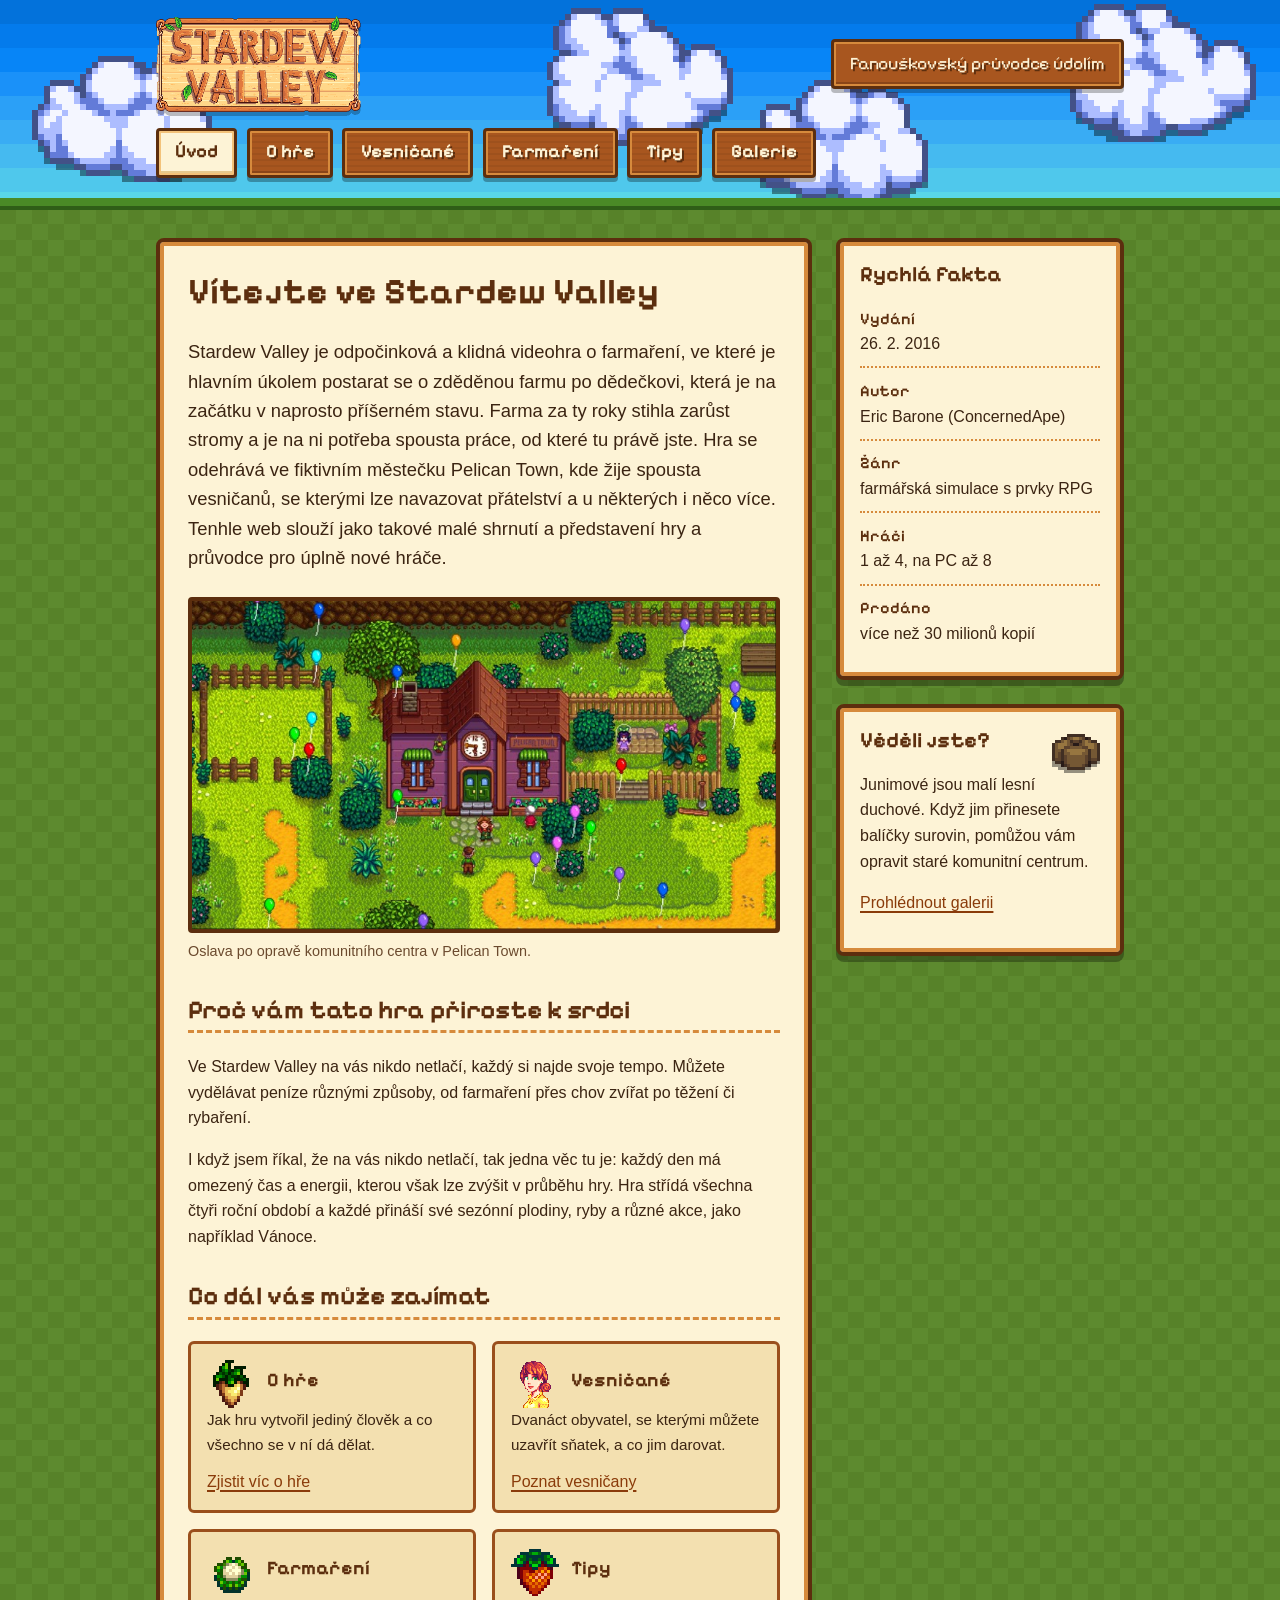
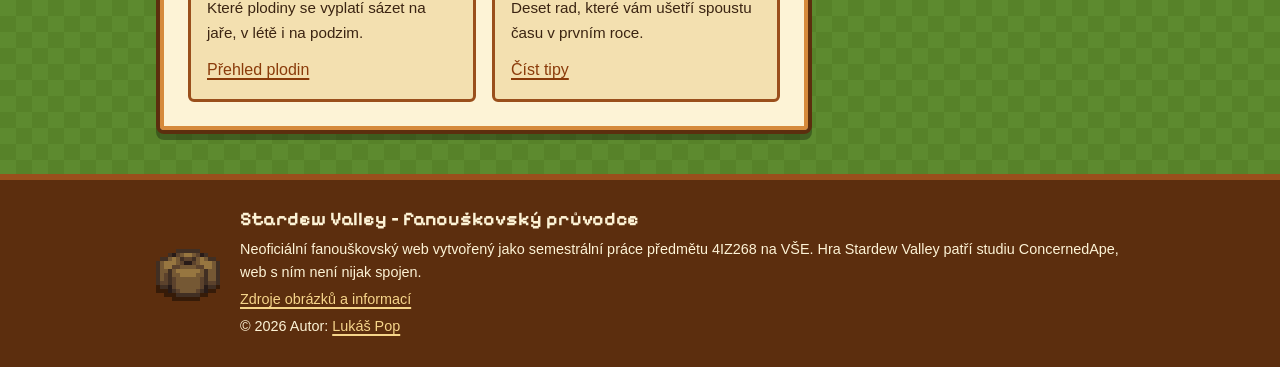
<file: index.html>
<!DOCTYPE html>
<html lang="cs">
<head>
    <meta charset="utf-8">
    <meta name="viewport" content="width=device-width, initial-scale=1">
    <meta name="description" content="Neoficiální průvodce hrou Stardew Valley pro začínající farmáře: o hře, vesničané, plodiny podle ročních období a tipy.">
    <meta name="keywords" content="Stardew Valley, průvodce, farmaření, vesničané, tipy">
    <meta name="author" content="Lukáš Pop">
    <title>Úvod | Stardew Valley – fanouškovský průvodce</title>
    <link rel="icon" href="images/ui/favicon.png" type="image/png">
    <link rel="preconnect" href="https://fonts.googleapis.com">
    <link rel="preconnect" href="https://fonts.gstatic.com" crossorigin>
    <link rel="stylesheet" href="https://fonts.googleapis.com/css2?family=Pixelify+Sans:wght@400;600;700&amp;display=swap">
    <link rel="stylesheet" href="css/globals.css">
    <link rel="stylesheet" href="css/pages/index.css">
    <link rel="stylesheet" href="css/print.css" media="print">
</head>
<body>
    <a class="skip-link" href="#obsah">Přeskočit na obsah</a>

    <!-- ===== Komponenta: hlavička (stejná na všech stránkách) ===== -->
    <header class="header">
        <div class="page header__inner">
            <a class="header__logo-link" href="./">
                <img class="header__logo" src="images/ui/logo.png" width="399" height="187" alt="Stardew Valley – fanouškovský průvodce">
            </a>
            <p class="header__tagline">Fanouškovský průvodce údolím</p>
        </div>
        <!-- ===== Komponenta: hlavní navigace (mění se jen aktivní položka) ===== -->
        <nav class="nav" aria-label="Hlavní navigace">
            <ul class="page nav__list">
                <li><a class="nav__link nav__link--active" href="./" aria-current="page">Úvod</a></li>
                <li><a class="nav__link" href="o-hre.html">O hře</a></li>
                <li><a class="nav__link" href="vesnicane.html">Vesničané</a></li>
                <li><a class="nav__link" href="farmareni.html">Farmaření</a></li>
                <li><a class="nav__link" href="tipy.html">Tipy</a></li>
                <li><a class="nav__link" href="galerie.html">Galerie</a></li>
            </ul>
        </nav>
    </header>
    <!-- ===== Konec hlavičky ===== -->

    <div class="page layout">
        <main class="layout__main panel" id="obsah">
            <h1>Vítejte ve Stardew Valley</h1>

            <p class="lead">
                Stardew Valley je odpočinková a klidná videohra o farmaření, ve které je hlavním
                úkolem postarat se o zděděnou farmu po dědečkovi, která je na začátku v naprosto
                příšerném stavu. Farma za ty roky stihla zarůst stromy a je na ni potřeba spousta
                práce, od které tu právě jste. Hra se odehrává ve fiktivním městečku Pelican Town,
                kde žije spousta vesničanů, se kterými lze navazovat přátelství a u některých
                i něco více. Tenhle web slouží jako takové malé shrnutí a představení hry
                a průvodce pro úplně nové hráče.
            </p>

            <figure class="figure">
                <img class="figure__img" src="images/galerie/komunitni-centrum.jpg" width="800" height="450" alt="Hráč slaví před opraveným komunitním centrem v Pelican Town, kolem létají barevné balónky">
                <figcaption class="figure__caption">Oslava po opravě komunitního centra v Pelican Town.</figcaption>
            </figure>

            <section>
                <h2>Proč vám tato hra přiroste k srdci</h2>
                <p>
                    Ve Stardew Valley na vás nikdo netlačí, každý si najde svoje tempo. Můžete
                    vydělávat peníze různými způsoby, od farmaření přes chov zvířat po těžení
                    či rybaření.
                </p>
                <p>
                    I když jsem říkal, že na vás nikdo netlačí, tak jedna věc tu je: každý den
                    má omezený čas a energii, kterou však lze zvýšit v průběhu hry. Hra střídá
                    všechna čtyři roční období a každé přináší své sezónní plodiny, ryby a různé
                    akce, jako například Vánoce.
                </p>
            </section>

            <section>
                <h2>Co dál vás může zajímat</h2>
                <ul class="cards">
                    <li class="card">
                        <img class="card__icon pixelated" src="images/plodiny/pastinak.png" width="48" height="48" alt="Ikona pastináku">
                        <h3 class="card__title">O hře</h3>
                        <p class="card__text">Jak hru vytvořil jediný člověk a co všechno se v ní dá dělat.</p>
                        <a class="card__link" href="o-hre.html">Zjistit víc o hře</a>
                    </li>
                    <li class="card">
                        <img class="card__icon pixelated" src="images/vesnicane/penny.png" width="128" height="128" alt="Portrét Penny">
                        <h3 class="card__title">Vesničané</h3>
                        <p class="card__text">Dvanáct obyvatel, se kterými můžete uzavřít sňatek, a co jim darovat.</p>
                        <a class="card__link" href="vesnicane.html">Poznat vesničany</a>
                    </li>
                    <li class="card">
                        <img class="card__icon pixelated" src="images/plodiny/kvetak.png" width="48" height="48" alt="Ikona květáku">
                        <h3 class="card__title">Farmaření</h3>
                        <p class="card__text">Které plodiny se vyplatí sázet na jaře, v létě i na podzim.</p>
                        <a class="card__link" href="farmareni.html">Přehled plodin</a>
                    </li>
                    <li class="card">
                        <img class="card__icon pixelated" src="images/plodiny/jahoda.png" width="48" height="48" alt="Ikona jahody">
                        <h3 class="card__title">Tipy</h3>
                        <p class="card__text">Deset rad, které vám ušetří spoustu času v prvním roce.</p>
                        <a class="card__link" href="tipy.html">Číst tipy</a>
                    </li>
                </ul>
            </section>
        </main>

        <aside class="layout__aside">
            <section class="panel panel--side">
                <h2 class="panel__title">Rychlá fakta</h2>
                <dl class="facts">
                    <dt class="facts__term">Vydání</dt>
                    <dd class="facts__value"><time datetime="2016-02-26">26. 2. 2016</time></dd>

                    <dt class="facts__term">Autor</dt>
                    <dd class="facts__value">Eric Barone (ConcernedApe)</dd>

                    <dt class="facts__term">Žánr</dt>
                    <dd class="facts__value">farmářská simulace s prvky RPG</dd>

                    <dt class="facts__term">Hráči</dt>
                    <dd class="facts__value">1 až 4, na PC až 8</dd>

                    <dt class="facts__term">Prodáno</dt>
                    <dd class="facts__value">více než 30 milionů kopií</dd>
                </dl>
            </section>

            <section class="panel panel--side">
                <img class="panel__icon pixelated" src="images/ui/junimo.png" width="96" height="96" alt="Junimo, malý zelený lesní duch">
                <h2 class="panel__title">Věděli jste?</h2>
                <p>
                    Junimové jsou malí lesní duchové. Když jim přinesete balíčky surovin,
                    pomůžou vám opravit staré komunitní centrum.
                </p>
                <p><a href="galerie.html">Prohlédnout galerii</a></p>
            </section>
        </aside>
    </div>

    <!-- ===== Komponenta: patička (stejná na všech stránkách) ===== -->
    <footer class="footer">
        <div class="page footer__inner">
            <img class="footer__icon pixelated" src="images/ui/junimo.png" width="96" height="96" alt="Junimo">
            <div>
                <p class="footer__title">Stardew Valley – fanouškovský průvodce</p>
                <p class="footer__text">Neoficiální fanouškovský web vytvořený jako semestrální práce předmětu 4IZ268 na VŠE. Hra Stardew Valley patří studiu ConcernedApe, web s ním není nijak spojen.</p>
                <p class="footer__text"><a class="footer__link" href="zdroje.html">Zdroje obrázků a informací</a></p>
                <p class="footer__text">&copy; 2026 Autor: <a class="footer__link" href="https://lukaspop.com/">Lukáš Pop</a></p>
            </div>
        </div>
    </footer>
</body>
</html>
</file>
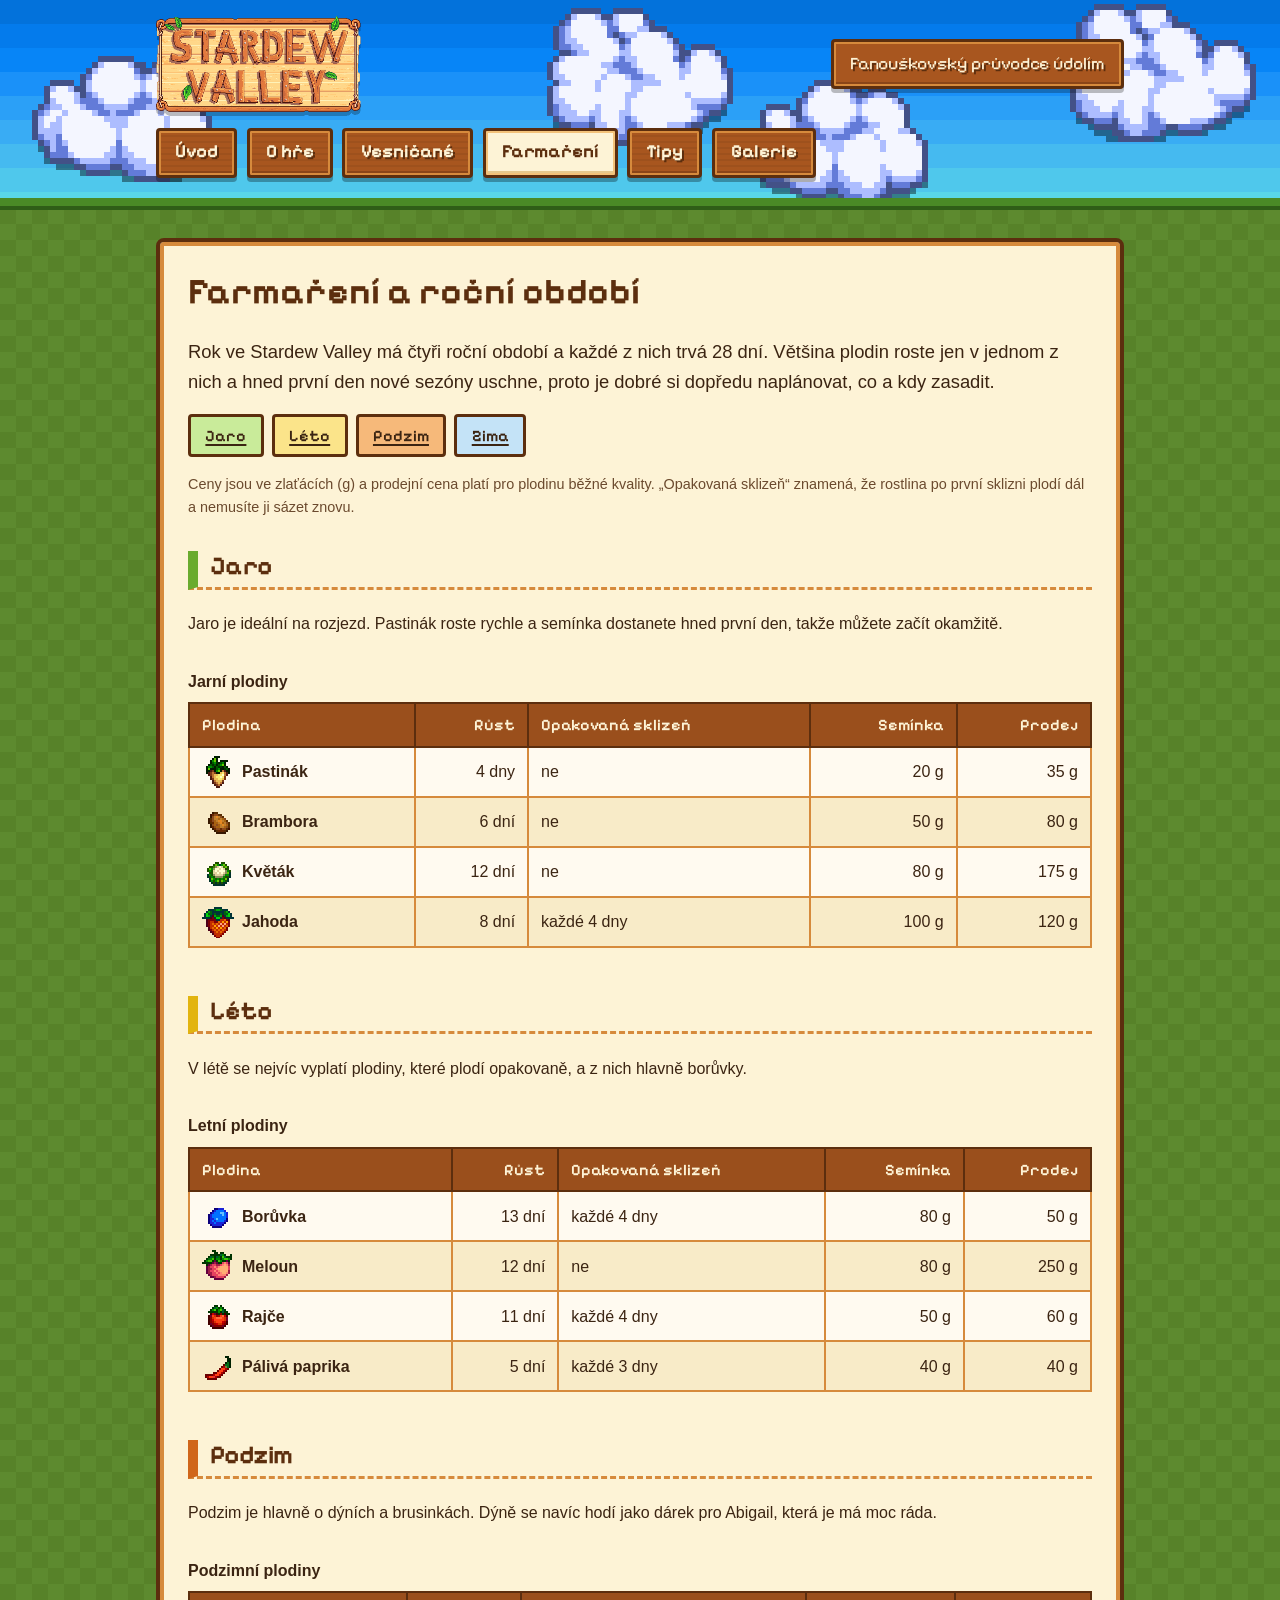
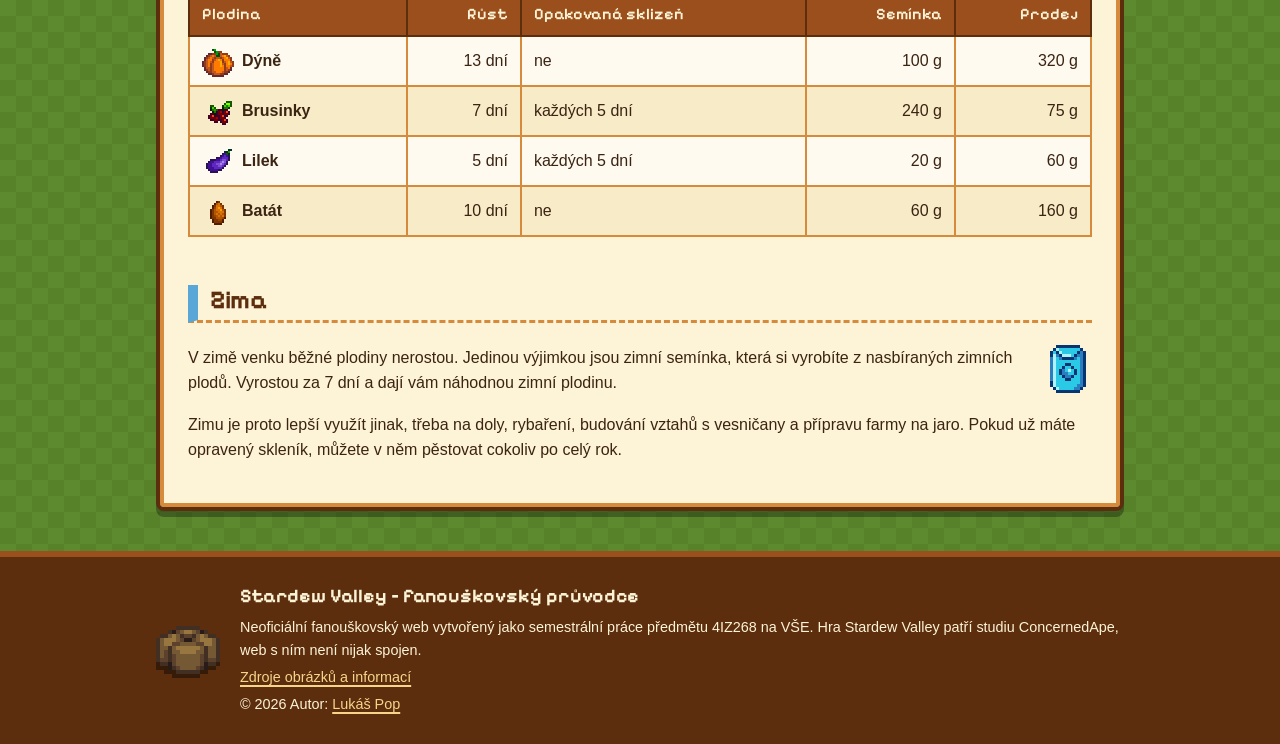
<file: farmareni.html>
<!DOCTYPE html>
<html lang="cs">
<head>
    <meta charset="utf-8">
    <meta name="viewport" content="width=device-width, initial-scale=1">
    <meta name="description" content="Přehled plodin ve Stardew Valley podle ročních období: doba růstu, opakovaná sklizeň, cena semínek a prodejní cena.">
    <meta name="keywords" content="Stardew Valley, plodiny, farmaření, jaro, léto, podzim, zima">
    <meta name="author" content="Lukáš Pop">
    <title>Farmaření | Stardew Valley – fanouškovský průvodce</title>
    <link rel="icon" href="images/ui/favicon.png" type="image/png">
    <link rel="preconnect" href="https://fonts.googleapis.com">
    <link rel="preconnect" href="https://fonts.gstatic.com" crossorigin>
    <link rel="stylesheet" href="https://fonts.googleapis.com/css2?family=Pixelify+Sans:wght@400;600;700&amp;display=swap">
    <link rel="stylesheet" href="css/globals.css">
    <link rel="stylesheet" href="css/pages/farmareni.css">
    <link rel="stylesheet" href="css/print.css" media="print">
</head>
<body>
    <a class="skip-link" href="#obsah">Přeskočit na obsah</a>

    <!-- ===== Komponenta: hlavička (stejná na všech stránkách) ===== -->
    <header class="header">
        <div class="page header__inner">
            <a class="header__logo-link" href="./">
                <img class="header__logo" src="images/ui/logo.png" width="399" height="187" alt="Stardew Valley – fanouškovský průvodce">
            </a>
            <p class="header__tagline">Fanouškovský průvodce údolím</p>
        </div>
        <!-- ===== Komponenta: hlavní navigace (mění se jen aktivní položka) ===== -->
        <nav class="nav" aria-label="Hlavní navigace">
            <ul class="page nav__list">
                <li><a class="nav__link" href="./">Úvod</a></li>
                <li><a class="nav__link" href="o-hre.html">O hře</a></li>
                <li><a class="nav__link" href="vesnicane.html">Vesničané</a></li>
                <li><a class="nav__link nav__link--active" href="farmareni.html" aria-current="page">Farmaření</a></li>
                <li><a class="nav__link" href="tipy.html">Tipy</a></li>
                <li><a class="nav__link" href="galerie.html">Galerie</a></li>
            </ul>
        </nav>
    </header>
    <!-- ===== Konec hlavičky ===== -->

    <div class="page layout">
        <main class="layout__main panel" id="obsah">
            <h1>Farmaření a roční období</h1>

            <p class="lead">
                Rok ve Stardew Valley má čtyři roční období a každé z nich trvá 28 dní.
                Většina plodin roste jen v jednom z nich a hned první den nové sezóny
                uschne, proto je dobré si dopředu naplánovat, co a kdy zasadit.
            </p>

            <ul class="season-nav">
                <li><a class="season-nav__link season-nav__link--spring" href="#jaro">Jaro</a></li>
                <li><a class="season-nav__link season-nav__link--summer" href="#leto">Léto</a></li>
                <li><a class="season-nav__link season-nav__link--fall" href="#podzim">Podzim</a></li>
                <li><a class="season-nav__link season-nav__link--winter" href="#zima">Zima</a></li>
            </ul>

            <p class="note">
                Ceny jsou ve zlaťácích (g) a prodejní cena platí pro plodinu běžné kvality.
                „Opakovaná sklizeň“ znamená, že rostlina po první sklizni plodí dál
                a nemusíte ji sázet znovu.
            </p>

            <section class="season" id="jaro">
                <h2 class="season__title season__title--spring">Jaro</h2>
                <p>Jaro je ideální na rozjezd. Pastinák roste rychle a semínka dostanete hned první den, takže můžete začít okamžitě.</p>
                <div class="table-wrap">
                    <table class="table table--stack">
                        <caption class="table__caption">Jarní plodiny</caption>
                        <thead>
                            <tr>
                                <th scope="col">Plodina</th>
                                <th scope="col" class="table__num">Růst</th>
                                <th scope="col">Opakovaná sklizeň</th>
                                <th scope="col" class="table__num">Semínka</th>
                                <th scope="col" class="table__num">Prodej</th>
                            </tr>
                        </thead>
                        <tbody>
                            <tr>
                                <th scope="row"><span class="table__crop"><img class="table__icon pixelated" src="images/plodiny/pastinak.png" width="48" height="48" alt="Ikona pastináku"> Pastinák</span></th>
                                <td class="table__num" data-label="Růst">4 dny</td>
                                <td data-label="Opakovaná sklizeň">ne</td>
                                <td class="table__num" data-label="Semínka">20 g</td>
                                <td class="table__num" data-label="Prodej">35 g</td>
                            </tr>
                            <tr>
                                <th scope="row"><span class="table__crop"><img class="table__icon pixelated" src="images/plodiny/brambora.png" width="48" height="48" alt="Ikona brambory"> Brambora</span></th>
                                <td class="table__num" data-label="Růst">6 dní</td>
                                <td data-label="Opakovaná sklizeň">ne</td>
                                <td class="table__num" data-label="Semínka">50 g</td>
                                <td class="table__num" data-label="Prodej">80 g</td>
                            </tr>
                            <tr>
                                <th scope="row"><span class="table__crop"><img class="table__icon pixelated" src="images/plodiny/kvetak.png" width="48" height="48" alt="Ikona květáku"> Květák</span></th>
                                <td class="table__num" data-label="Růst">12 dní</td>
                                <td data-label="Opakovaná sklizeň">ne</td>
                                <td class="table__num" data-label="Semínka">80 g</td>
                                <td class="table__num" data-label="Prodej">175 g</td>
                            </tr>
                            <tr>
                                <th scope="row"><span class="table__crop"><img class="table__icon pixelated" src="images/plodiny/jahoda.png" width="48" height="48" alt="Ikona jahody"> Jahoda</span></th>
                                <td class="table__num" data-label="Růst">8 dní</td>
                                <td data-label="Opakovaná sklizeň">každé 4 dny</td>
                                <td class="table__num" data-label="Semínka">100 g</td>
                                <td class="table__num" data-label="Prodej">120 g</td>
                            </tr>
                        </tbody>
                    </table>
                </div>
            </section>

            <section class="season" id="leto">
                <h2 class="season__title season__title--summer">Léto</h2>
                <p>V létě se nejvíc vyplatí plodiny, které plodí opakovaně, a z nich hlavně borůvky.</p>
                <div class="table-wrap">
                    <table class="table table--stack">
                        <caption class="table__caption">Letní plodiny</caption>
                        <thead>
                            <tr>
                                <th scope="col">Plodina</th>
                                <th scope="col" class="table__num">Růst</th>
                                <th scope="col">Opakovaná sklizeň</th>
                                <th scope="col" class="table__num">Semínka</th>
                                <th scope="col" class="table__num">Prodej</th>
                            </tr>
                        </thead>
                        <tbody>
                            <tr>
                                <th scope="row"><span class="table__crop"><img class="table__icon pixelated" src="images/plodiny/boruvka.png" width="48" height="48" alt="Ikona borůvky"> Borůvka</span></th>
                                <td class="table__num" data-label="Růst">13 dní</td>
                                <td data-label="Opakovaná sklizeň">každé 4 dny</td>
                                <td class="table__num" data-label="Semínka">80 g</td>
                                <td class="table__num" data-label="Prodej">50 g</td>
                            </tr>
                            <tr>
                                <th scope="row"><span class="table__crop"><img class="table__icon pixelated" src="images/plodiny/meloun.png" width="48" height="48" alt="Ikona melounu"> Meloun</span></th>
                                <td class="table__num" data-label="Růst">12 dní</td>
                                <td data-label="Opakovaná sklizeň">ne</td>
                                <td class="table__num" data-label="Semínka">80 g</td>
                                <td class="table__num" data-label="Prodej">250 g</td>
                            </tr>
                            <tr>
                                <th scope="row"><span class="table__crop"><img class="table__icon pixelated" src="images/plodiny/rajce.png" width="48" height="48" alt="Ikona rajčete"> Rajče</span></th>
                                <td class="table__num" data-label="Růst">11 dní</td>
                                <td data-label="Opakovaná sklizeň">každé 4 dny</td>
                                <td class="table__num" data-label="Semínka">50 g</td>
                                <td class="table__num" data-label="Prodej">60 g</td>
                            </tr>
                            <tr>
                                <th scope="row"><span class="table__crop"><img class="table__icon pixelated" src="images/plodiny/paprika.png" width="48" height="48" alt="Ikona pálivé papriky"> Pálivá paprika</span></th>
                                <td class="table__num" data-label="Růst">5 dní</td>
                                <td data-label="Opakovaná sklizeň">každé 3 dny</td>
                                <td class="table__num" data-label="Semínka">40 g</td>
                                <td class="table__num" data-label="Prodej">40 g</td>
                            </tr>
                        </tbody>
                    </table>
                </div>
            </section>

            <section class="season" id="podzim">
                <h2 class="season__title season__title--fall">Podzim</h2>
                <p>Podzim je hlavně o dýních a brusinkách. Dýně se navíc hodí jako dárek pro Abigail, která je má moc ráda.</p>
                <div class="table-wrap">
                    <table class="table table--stack">
                        <caption class="table__caption">Podzimní plodiny</caption>
                        <thead>
                            <tr>
                                <th scope="col">Plodina</th>
                                <th scope="col" class="table__num">Růst</th>
                                <th scope="col">Opakovaná sklizeň</th>
                                <th scope="col" class="table__num">Semínka</th>
                                <th scope="col" class="table__num">Prodej</th>
                            </tr>
                        </thead>
                        <tbody>
                            <tr>
                                <th scope="row"><span class="table__crop"><img class="table__icon pixelated" src="images/plodiny/dyne.png" width="48" height="48" alt="Ikona dýně"> Dýně</span></th>
                                <td class="table__num" data-label="Růst">13 dní</td>
                                <td data-label="Opakovaná sklizeň">ne</td>
                                <td class="table__num" data-label="Semínka">100 g</td>
                                <td class="table__num" data-label="Prodej">320 g</td>
                            </tr>
                            <tr>
                                <th scope="row"><span class="table__crop"><img class="table__icon pixelated" src="images/plodiny/brusinky.png" width="48" height="48" alt="Ikona brusinek"> Brusinky</span></th>
                                <td class="table__num" data-label="Růst">7 dní</td>
                                <td data-label="Opakovaná sklizeň">každých 5 dní</td>
                                <td class="table__num" data-label="Semínka">240 g</td>
                                <td class="table__num" data-label="Prodej">75 g</td>
                            </tr>
                            <tr>
                                <th scope="row"><span class="table__crop"><img class="table__icon pixelated" src="images/plodiny/lilek.png" width="48" height="48" alt="Ikona lilku"> Lilek</span></th>
                                <td class="table__num" data-label="Růst">5 dní</td>
                                <td data-label="Opakovaná sklizeň">každých 5 dní</td>
                                <td class="table__num" data-label="Semínka">20 g</td>
                                <td class="table__num" data-label="Prodej">60 g</td>
                            </tr>
                            <tr>
                                <th scope="row"><span class="table__crop"><img class="table__icon pixelated" src="images/plodiny/batat.png" width="48" height="48" alt="Ikona batátu"> Batát</span></th>
                                <td class="table__num" data-label="Růst">10 dní</td>
                                <td data-label="Opakovaná sklizeň">ne</td>
                                <td class="table__num" data-label="Semínka">60 g</td>
                                <td class="table__num" data-label="Prodej">160 g</td>
                            </tr>
                        </tbody>
                    </table>
                </div>
            </section>

            <section class="season" id="zima">
                <h2 class="season__title season__title--winter">Zima</h2>
                <img class="panel__icon pixelated" src="images/plodiny/zimni-seminka.png" width="48" height="48" alt="Ikona zimních semínek">
                <p>
                    V zimě venku běžné plodiny nerostou. Jedinou výjimkou jsou zimní semínka,
                    která si vyrobíte z nasbíraných zimních plodů. Vyrostou za 7 dní a dají
                    vám náhodnou zimní plodinu.
                </p>
                <p>
                    Zimu je proto lepší využít jinak, třeba na doly, rybaření, budování
                    vztahů s vesničany a přípravu farmy na jaro. Pokud už máte opravený
                    skleník, můžete v něm pěstovat cokoliv po celý rok.
                </p>
            </section>
        </main>
    </div>

    <!-- ===== Komponenta: patička (stejná na všech stránkách) ===== -->
    <footer class="footer">
        <div class="page footer__inner">
            <img class="footer__icon pixelated" src="images/ui/junimo.png" width="96" height="96" alt="Junimo">
            <div>
                <p class="footer__title">Stardew Valley – fanouškovský průvodce</p>
                <p class="footer__text">Neoficiální fanouškovský web vytvořený jako semestrální práce předmětu 4IZ268 na VŠE. Hra Stardew Valley patří studiu ConcernedApe, web s ním není nijak spojen.</p>
                <p class="footer__text"><a class="footer__link" href="zdroje.html">Zdroje obrázků a informací</a></p>
                <p class="footer__text">&copy; 2026 Autor: <a class="footer__link" href="https://lukaspop.com/">Lukáš Pop</a></p>
            </div>
        </div>
    </footer>
</body>
</html>
</file>
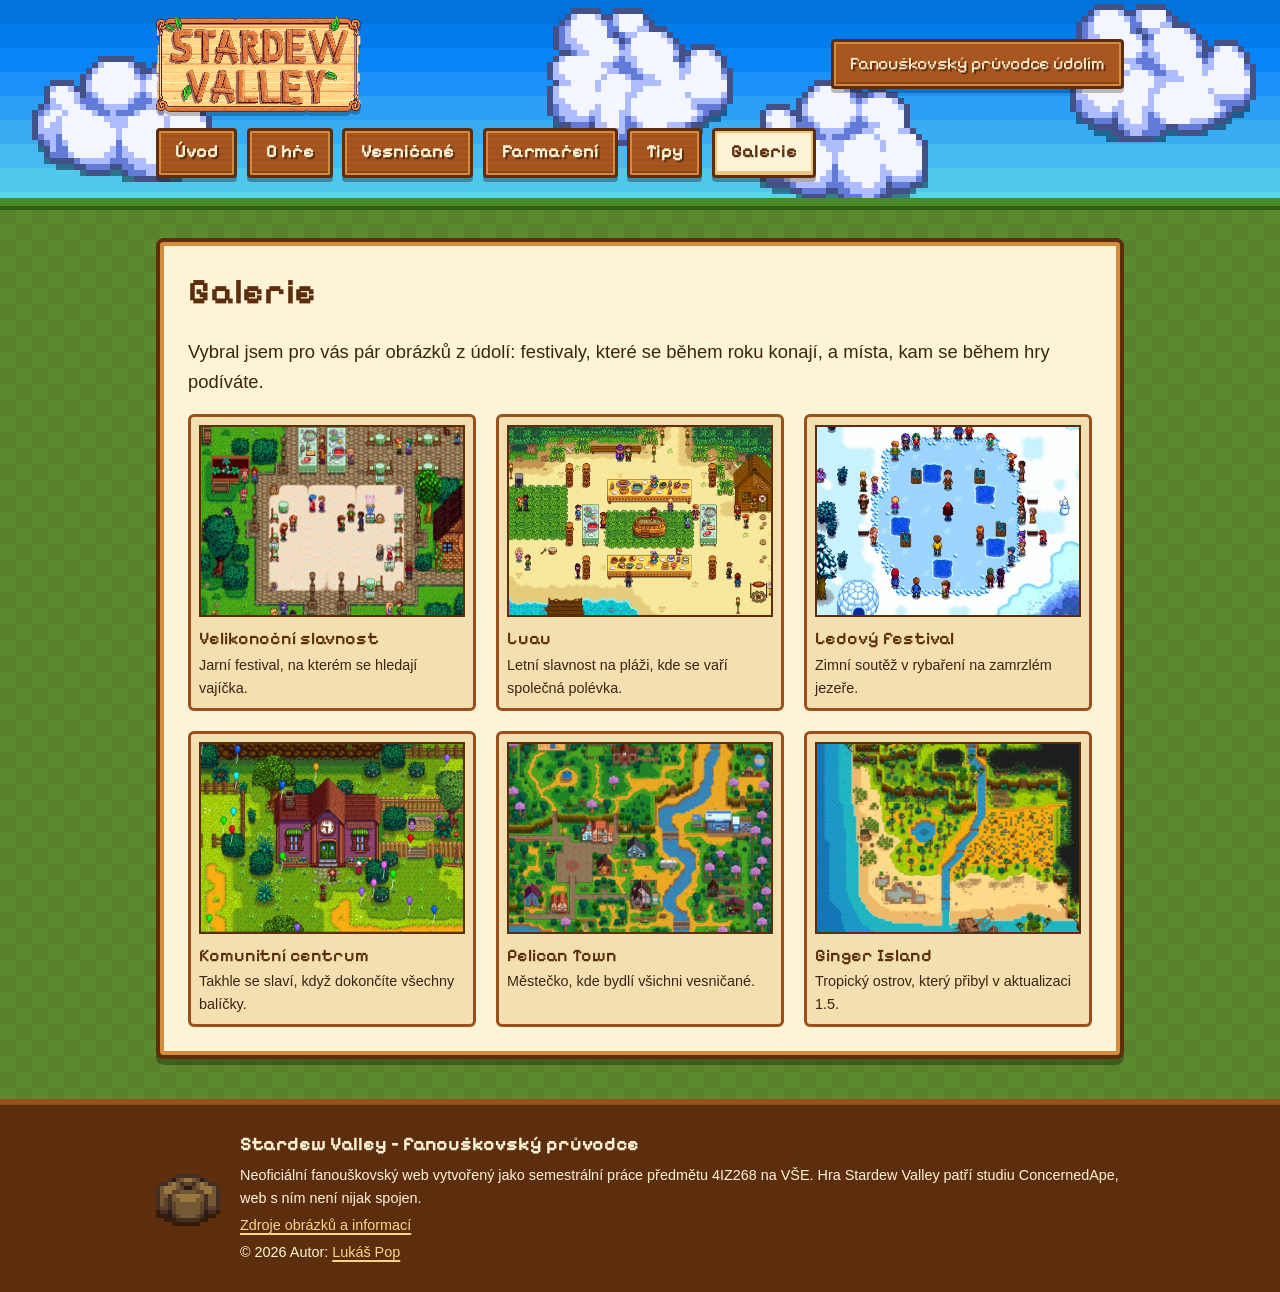
<file: galerie.html>
<!DOCTYPE html>
<html lang="cs">
<head>
    <meta charset="utf-8">
    <meta name="viewport" content="width=device-width, initial-scale=1">
    <meta name="description" content="Galerie obrázků ze hry Stardew Valley: festivaly, městečko Pelican Town a ostrov Ginger Island.">
    <meta name="keywords" content="Stardew Valley, galerie, obrázky, festivaly, Pelican Town">
    <meta name="author" content="Lukáš Pop">
    <title>Galerie | Stardew Valley – fanouškovský průvodce</title>
    <link rel="icon" href="images/ui/favicon.png" type="image/png">
    <link rel="preconnect" href="https://fonts.googleapis.com">
    <link rel="preconnect" href="https://fonts.gstatic.com" crossorigin>
    <link rel="stylesheet" href="https://fonts.googleapis.com/css2?family=Pixelify+Sans:wght@400;600;700&amp;display=swap">
    <link rel="stylesheet" href="css/globals.css">
    <link rel="stylesheet" href="css/pages/galerie.css">
    <link rel="stylesheet" href="css/print.css" media="print">
</head>
<body>
    <a class="skip-link" href="#obsah">Přeskočit na obsah</a>

    <!-- ===== Komponenta: hlavička (stejná na všech stránkách) ===== -->
    <header class="header">
        <div class="page header__inner">
            <a class="header__logo-link" href="./">
                <img class="header__logo" src="images/ui/logo.png" width="399" height="187" alt="Stardew Valley – fanouškovský průvodce">
            </a>
            <p class="header__tagline">Fanouškovský průvodce údolím</p>
        </div>
        <!-- ===== Komponenta: hlavní navigace (mění se jen aktivní položka) ===== -->
        <nav class="nav" aria-label="Hlavní navigace">
            <ul class="page nav__list">
                <li><a class="nav__link" href="./">Úvod</a></li>
                <li><a class="nav__link" href="o-hre.html">O hře</a></li>
                <li><a class="nav__link" href="vesnicane.html">Vesničané</a></li>
                <li><a class="nav__link" href="farmareni.html">Farmaření</a></li>
                <li><a class="nav__link" href="tipy.html">Tipy</a></li>
                <li><a class="nav__link nav__link--active" href="galerie.html" aria-current="page">Galerie</a></li>
            </ul>
        </nav>
    </header>
    <!-- ===== Konec hlavičky ===== -->

    <div class="page layout">
        <main class="layout__main panel" id="obsah">
            <h1>Galerie</h1>

            <p class="lead">
                Vybral jsem pro vás pár obrázků z údolí: festivaly, které se během roku
                konají, a místa, kam se během hry podíváte.
            </p>

            <ul class="gallery">
                <li class="gallery__item">
                    <figure class="gallery__figure">
                        <img class="gallery__img" src="images/galerie/velikonocni-slavnost.jpg" width="560" height="408" alt="Obyvatelé Pelican Town na náměstí během Velikonoční slavnosti, stoly s jídlem a košíky s vajíčky">
                        <figcaption class="gallery__caption">
                            <span class="gallery__title">Velikonoční slavnost</span>
                            Jarní festival, na kterém se hledají vajíčka.
                        </figcaption>
                    </figure>
                </li>
                <li class="gallery__item">
                    <figure class="gallery__figure">
                        <img class="gallery__img" src="images/galerie/luau.jpg" width="560" height="364" alt="Letní festival Luau na pláži, uprostřed velký hrnec na polévku a stoly s jídlem">
                        <figcaption class="gallery__caption">
                            <span class="gallery__title">Luau</span>
                            Letní slavnost na pláži, kde se vaří společná polévka.
                        </figcaption>
                    </figure>
                </li>
                <li class="gallery__item">
                    <figure class="gallery__figure">
                        <img class="gallery__img" src="images/galerie/ledovy-festival.jpg" width="560" height="315" alt="Zimní Ledový festival, obyvatelé stojí kolem zamrzlého jezera s otvory pro rybaření">
                        <figcaption class="gallery__caption">
                            <span class="gallery__title">Ledový festival</span>
                            Zimní soutěž v rybaření na zamrzlém jezeře.
                        </figcaption>
                    </figure>
                </li>
                <li class="gallery__item">
                    <figure class="gallery__figure">
                        <img class="gallery__img" src="images/galerie/komunitni-centrum.jpg" width="800" height="450" alt="Hráč slaví před opraveným komunitním centrem, kolem létají barevné balónky">
                        <figcaption class="gallery__caption">
                            <span class="gallery__title">Komunitní centrum</span>
                            Takhle se slaví, když dokončíte všechny balíčky.
                        </figcaption>
                    </figure>
                </li>
                <li class="gallery__item">
                    <figure class="gallery__figure">
                        <img class="gallery__img" src="images/galerie/pelican-town.jpg" width="560" height="513" alt="Mapa městečka Pelican Town s řekou, náměstím a domy obyvatel">
                        <figcaption class="gallery__caption">
                            <span class="gallery__title">Pelican Town</span>
                            Městečko, kde bydlí všichni vesničané.
                        </figcaption>
                    </figure>
                </li>
                <li class="gallery__item">
                    <figure class="gallery__figure">
                        <img class="gallery__img" src="images/galerie/ginger-island.jpg" width="560" height="560" alt="Západní část ostrova Ginger Island s pláží, palmami a vrakem lodi">
                        <figcaption class="gallery__caption">
                            <span class="gallery__title">Ginger Island</span>
                            Tropický ostrov, který přibyl v aktualizaci 1.5.
                        </figcaption>
                    </figure>
                </li>
            </ul>
        </main>
    </div>

    <!-- ===== Komponenta: patička (stejná na všech stránkách) ===== -->
    <footer class="footer">
        <div class="page footer__inner">
            <img class="footer__icon pixelated" src="images/ui/junimo.png" width="96" height="96" alt="Junimo">
            <div>
                <p class="footer__title">Stardew Valley – fanouškovský průvodce</p>
                <p class="footer__text">Neoficiální fanouškovský web vytvořený jako semestrální práce předmětu 4IZ268 na VŠE. Hra Stardew Valley patří studiu ConcernedApe, web s ním není nijak spojen.</p>
                <p class="footer__text"><a class="footer__link" href="zdroje.html">Zdroje obrázků a informací</a></p>
                <p class="footer__text">&copy; 2026 Autor: <a class="footer__link" href="https://lukaspop.com/">Lukáš Pop</a></p>
            </div>
        </div>
    </footer>
</body>
</html>
</file>
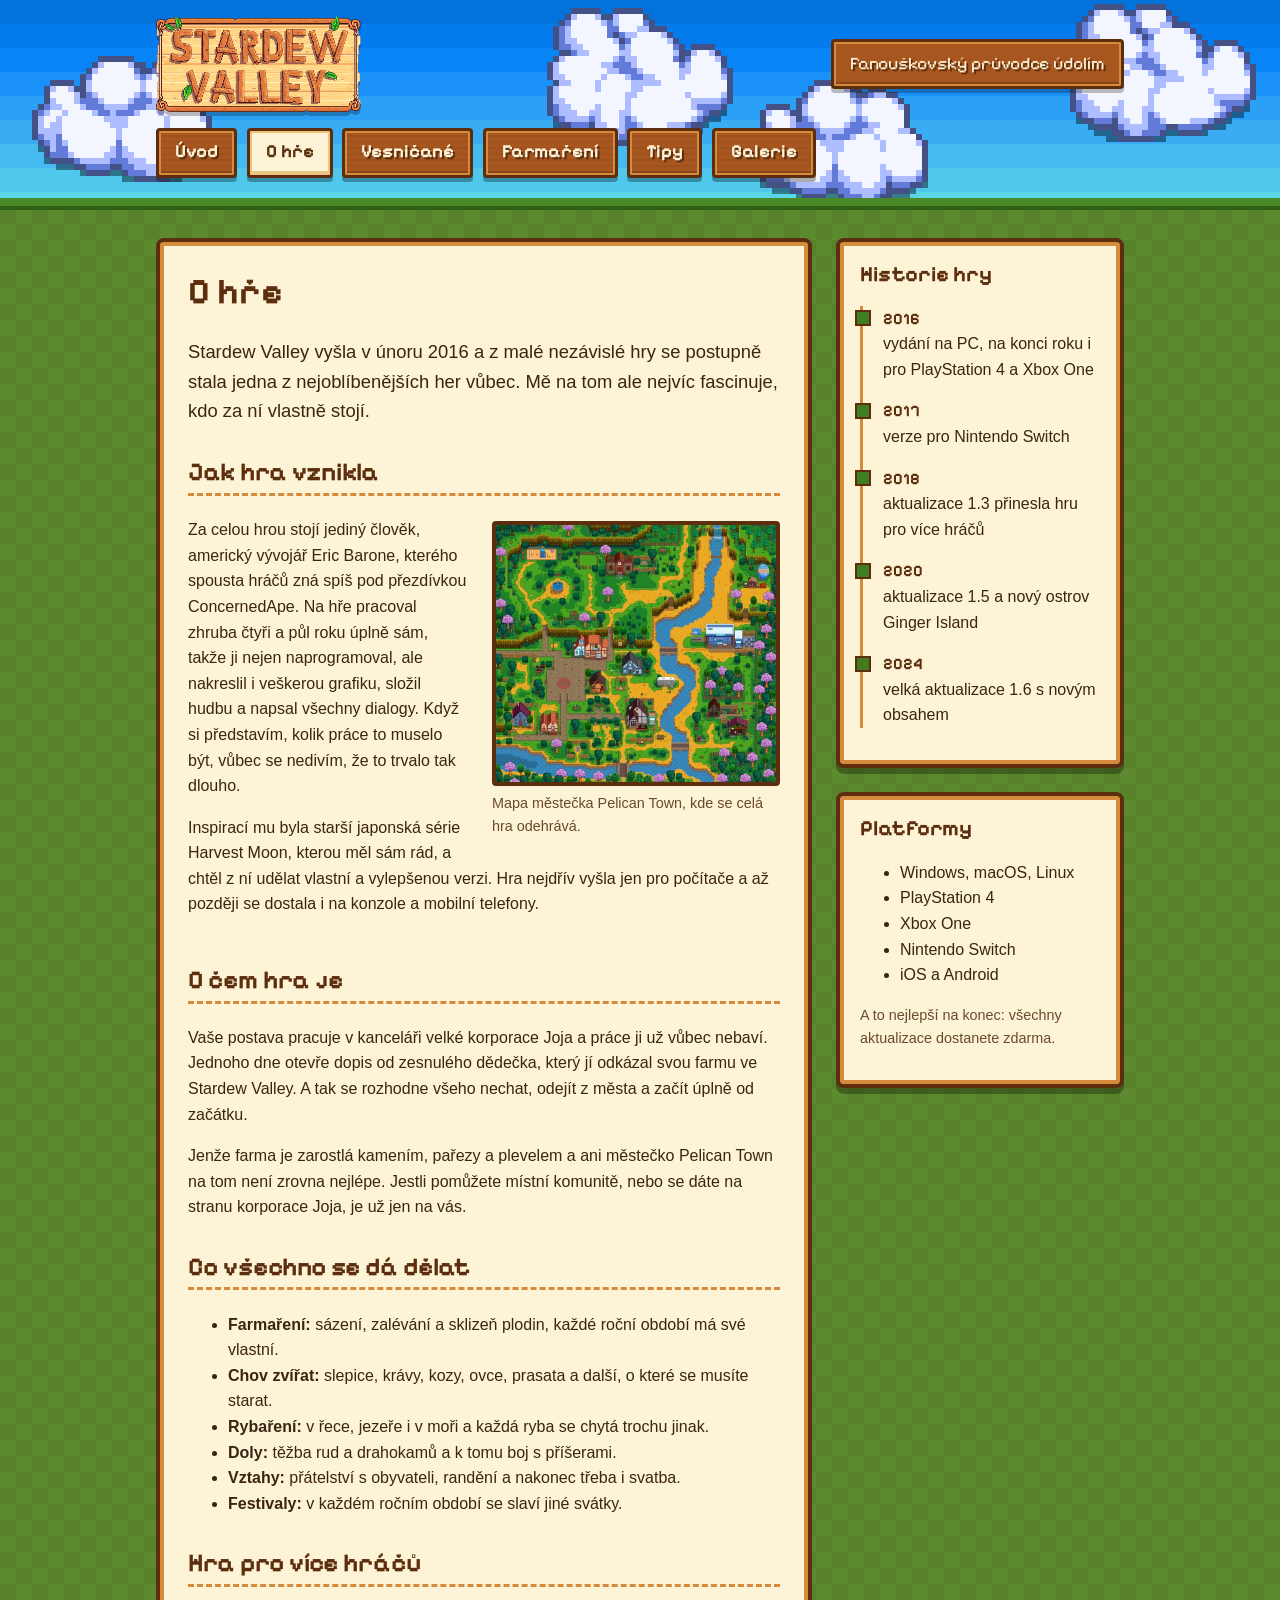
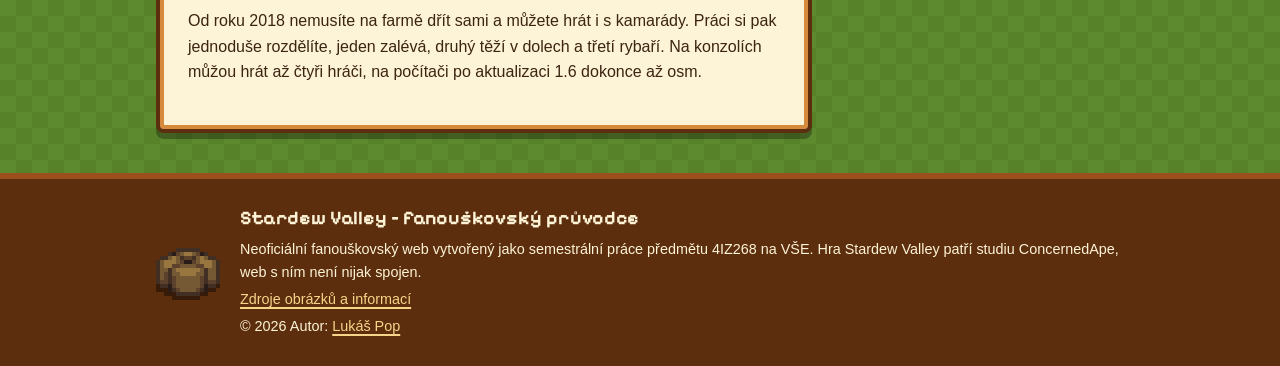
<file: o-hre.html>
<!DOCTYPE html>
<html lang="cs">
<head>
    <meta charset="utf-8">
    <meta name="viewport" content="width=device-width, initial-scale=1">
    <meta name="description" content="O hře Stardew Valley: jak ji vytvořil Eric Barone, o čem hra je, co se v ní dá dělat a jak šly aktualizace.">
    <meta name="keywords" content="Stardew Valley, Eric Barone, ConcernedApe, aktualizace, multiplayer">
    <meta name="author" content="Lukáš Pop">
    <title>O hře | Stardew Valley – fanouškovský průvodce</title>
    <link rel="icon" href="images/ui/favicon.png" type="image/png">
    <link rel="preconnect" href="https://fonts.googleapis.com">
    <link rel="preconnect" href="https://fonts.gstatic.com" crossorigin>
    <link rel="stylesheet" href="https://fonts.googleapis.com/css2?family=Pixelify+Sans:wght@400;600;700&amp;display=swap">
    <link rel="stylesheet" href="css/globals.css">
    <link rel="stylesheet" href="css/pages/o-hre.css">
    <link rel="stylesheet" href="css/print.css" media="print">
</head>
<body>
    <a class="skip-link" href="#obsah">Přeskočit na obsah</a>

    <!-- ===== Komponenta: hlavička (stejná na všech stránkách) ===== -->
    <header class="header">
        <div class="page header__inner">
            <a class="header__logo-link" href="./">
                <img class="header__logo" src="images/ui/logo.png" width="399" height="187" alt="Stardew Valley – fanouškovský průvodce">
            </a>
            <p class="header__tagline">Fanouškovský průvodce údolím</p>
        </div>
        <!-- ===== Komponenta: hlavní navigace (mění se jen aktivní položka) ===== -->
        <nav class="nav" aria-label="Hlavní navigace">
            <ul class="page nav__list">
                <li><a class="nav__link" href="./">Úvod</a></li>
                <li><a class="nav__link nav__link--active" href="o-hre.html" aria-current="page">O hře</a></li>
                <li><a class="nav__link" href="vesnicane.html">Vesničané</a></li>
                <li><a class="nav__link" href="farmareni.html">Farmaření</a></li>
                <li><a class="nav__link" href="tipy.html">Tipy</a></li>
                <li><a class="nav__link" href="galerie.html">Galerie</a></li>
            </ul>
        </nav>
    </header>
    <!-- ===== Konec hlavičky ===== -->

    <div class="page layout">
        <main class="layout__main panel" id="obsah">
            <h1>O hře</h1>

            <p class="lead">
                Stardew Valley vyšla v únoru 2016 a z malé nezávislé hry se postupně stala
                jedna z nejoblíbenějších her vůbec. Mě na tom ale nejvíc fascinuje, kdo
                za ní vlastně stojí.
            </p>

            <section class="clearfix">
                <h2>Jak hra vznikla</h2>
                <figure class="figure figure--right">
                    <img class="figure__img" src="images/galerie/pelican-town.jpg" width="560" height="513" alt="Mapa městečka Pelican Town s řekou, náměstím a domy obyvatel">
                    <figcaption class="figure__caption">Mapa městečka Pelican Town, kde se celá hra odehrává.</figcaption>
                </figure>
                <p>
                    Za celou hrou stojí jediný člověk, americký vývojář Eric Barone, kterého
                    spousta hráčů zná spíš pod přezdívkou ConcernedApe. Na hře pracoval zhruba
                    čtyři a půl roku úplně sám, takže ji nejen naprogramoval, ale nakreslil
                    i veškerou grafiku, složil hudbu a napsal všechny dialogy. Když si představím,
                    kolik práce to muselo být, vůbec se nedivím, že to trvalo tak dlouho.
                </p>
                <p>
                    Inspirací mu byla starší japonská série Harvest Moon, kterou měl sám rád,
                    a chtěl z ní udělat vlastní a vylepšenou verzi. Hra nejdřív vyšla jen
                    pro počítače a až později se dostala i na konzole a mobilní telefony.
                </p>
            </section>

            <section>
                <h2>O čem hra je</h2>
                <p>
                    Vaše postava pracuje v kanceláři velké korporace Joja a práce ji už vůbec
                    nebaví. Jednoho dne otevře dopis od zesnulého dědečka, který jí odkázal
                    svou farmu ve Stardew Valley. A tak se rozhodne všeho nechat, odejít
                    z města a začít úplně od začátku.
                </p>
                <p>
                    Jenže farma je zarostlá kamením, pařezy a plevelem a ani městečko
                    Pelican Town na tom není zrovna nejlépe. Jestli pomůžete místní komunitě,
                    nebo se dáte na stranu korporace Joja, je už jen na vás.
                </p>
            </section>

            <section>
                <h2>Co všechno se dá dělat</h2>
                <ul>
                    <li><strong>Farmaření:</strong> sázení, zalévání a sklizeň plodin, každé roční období má své vlastní.</li>
                    <li><strong>Chov zvířat:</strong> slepice, krávy, kozy, ovce, prasata a další, o které se musíte starat.</li>
                    <li><strong>Rybaření:</strong> v řece, jezeře i v moři a každá ryba se chytá trochu jinak.</li>
                    <li><strong>Doly:</strong> těžba rud a drahokamů a k tomu boj s příšerami.</li>
                    <li><strong>Vztahy:</strong> přátelství s obyvateli, randění a nakonec třeba i svatba.</li>
                    <li><strong>Festivaly:</strong> v každém ročním období se slaví jiné svátky.</li>
                </ul>
            </section>

            <section>
                <h2>Hra pro více hráčů</h2>
                <p>
                    Od roku 2018 nemusíte na farmě dřít sami a můžete hrát i s kamarády.
                    Práci si pak jednoduše rozdělíte, jeden zalévá, druhý těží v dolech
                    a třetí rybaří. Na konzolích můžou hrát až čtyři hráči, na počítači
                    po aktualizaci 1.6 dokonce až osm.
                </p>
            </section>
        </main>

        <aside class="layout__aside">
            <section class="panel panel--side">
                <h2 class="panel__title">Historie hry</h2>
                <ol class="timeline">
                    <li class="timeline__item">
                        <span class="timeline__year">2016</span>
                        vydání na PC, na konci roku i pro PlayStation 4 a Xbox One
                    </li>
                    <li class="timeline__item">
                        <span class="timeline__year">2017</span>
                        verze pro Nintendo Switch
                    </li>
                    <li class="timeline__item">
                        <span class="timeline__year">2018</span>
                        aktualizace 1.3 přinesla hru pro více hráčů
                    </li>
                    <li class="timeline__item">
                        <span class="timeline__year">2020</span>
                        aktualizace 1.5 a nový ostrov Ginger Island
                    </li>
                    <li class="timeline__item">
                        <span class="timeline__year">2024</span>
                        velká aktualizace 1.6 s novým obsahem
                    </li>
                </ol>
            </section>

            <section class="panel panel--side">
                <h2 class="panel__title">Platformy</h2>
                <ul>
                    <li>Windows, macOS, Linux</li>
                    <li>PlayStation 4</li>
                    <li>Xbox One</li>
                    <li>Nintendo Switch</li>
                    <li>iOS a Android</li>
                </ul>
                <p class="note">A to nejlepší na konec: všechny aktualizace dostanete zdarma.</p>
            </section>
        </aside>
    </div>

    <!-- ===== Komponenta: patička (stejná na všech stránkách) ===== -->
    <footer class="footer">
        <div class="page footer__inner">
            <img class="footer__icon pixelated" src="images/ui/junimo.png" width="96" height="96" alt="Junimo">
            <div>
                <p class="footer__title">Stardew Valley – fanouškovský průvodce</p>
                <p class="footer__text">Neoficiální fanouškovský web vytvořený jako semestrální práce předmětu 4IZ268 na VŠE. Hra Stardew Valley patří studiu ConcernedApe, web s ním není nijak spojen.</p>
                <p class="footer__text"><a class="footer__link" href="zdroje.html">Zdroje obrázků a informací</a></p>
                <p class="footer__text">&copy; 2026 Autor: <a class="footer__link" href="https://lukaspop.com/">Lukáš Pop</a></p>
            </div>
        </div>
    </footer>
</body>
</html>
</file>
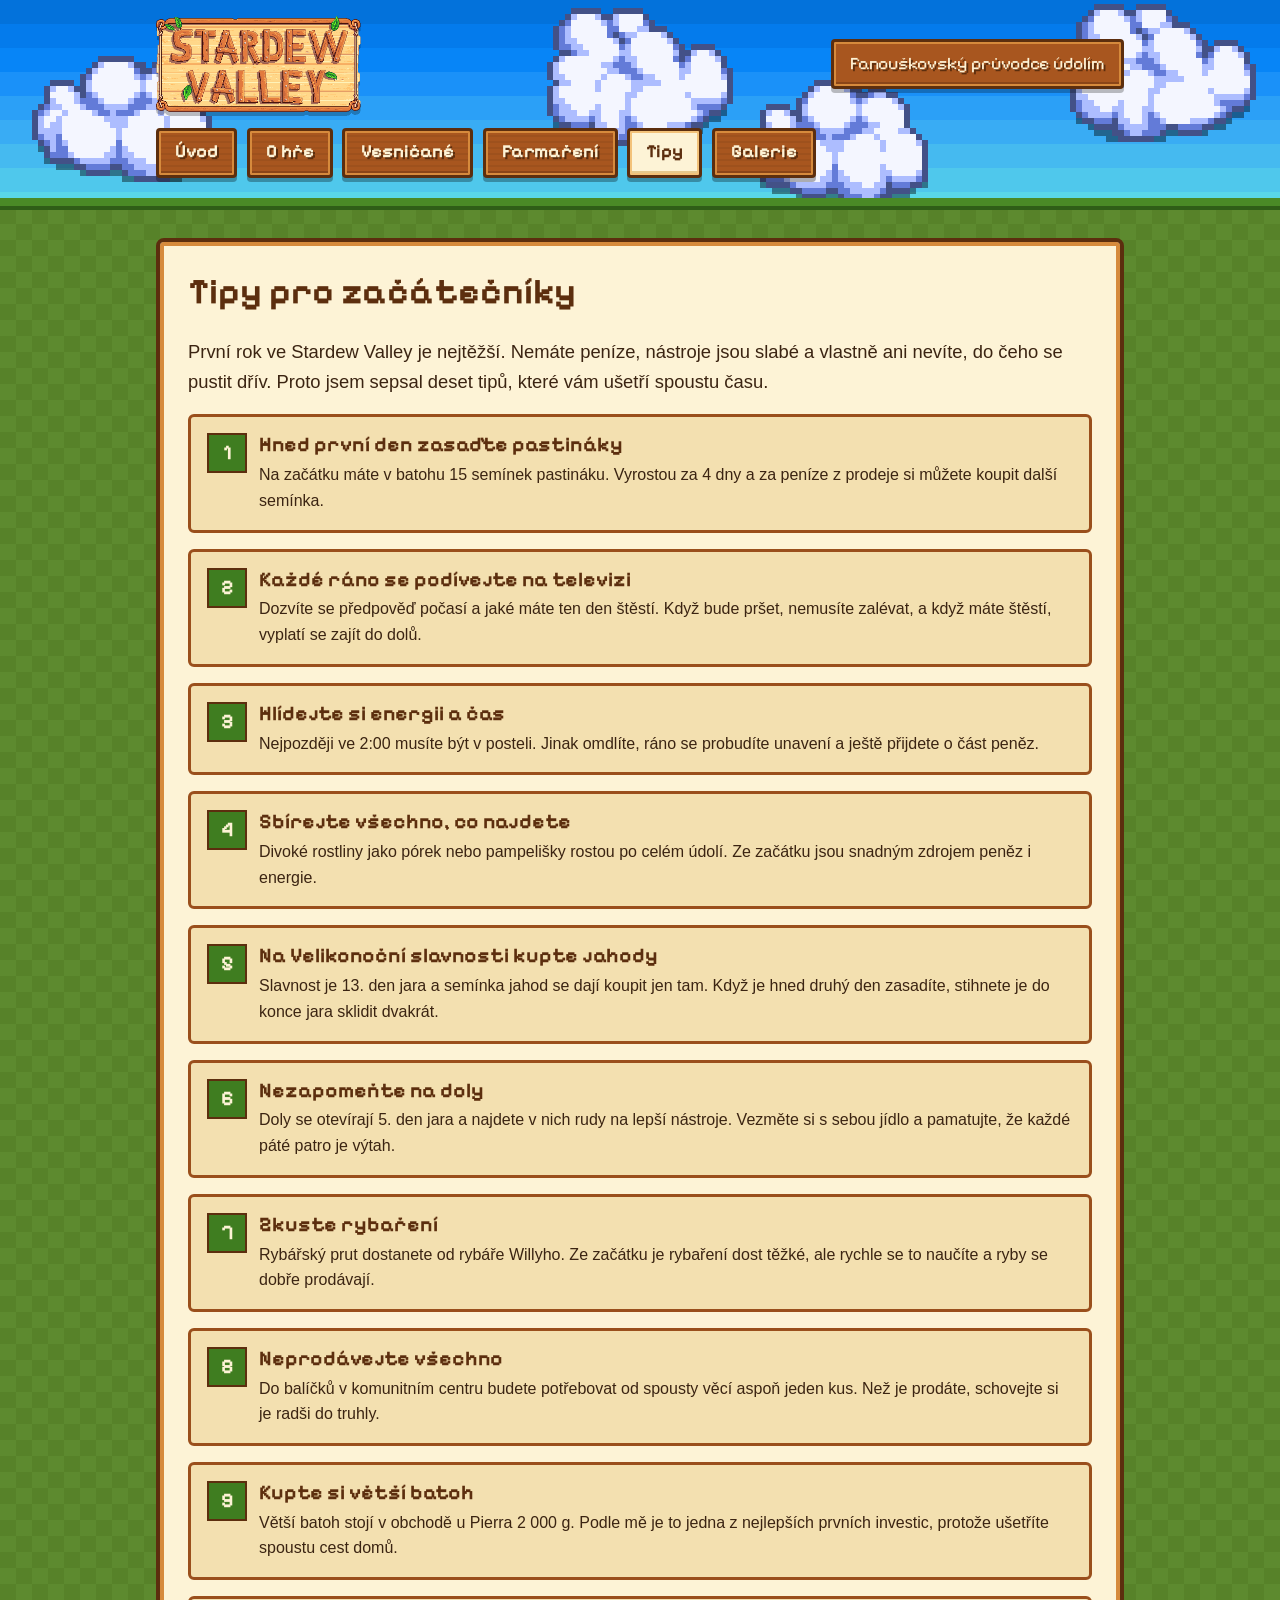
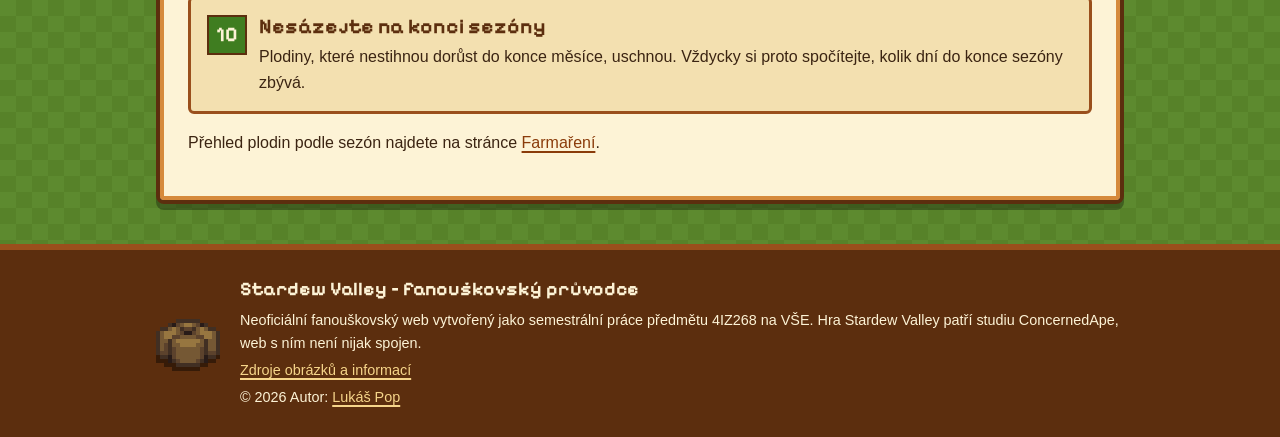
<file: tipy.html>
<!DOCTYPE html>
<html lang="cs">
<head>
    <meta charset="utf-8">
    <meta name="viewport" content="width=device-width, initial-scale=1">
    <meta name="description" content="Deset tipů pro začátečníky ve Stardew Valley, které vám pomůžou zvládnout první rok na farmě.">
    <meta name="keywords" content="Stardew Valley, tipy, začátečníci, první rok, návod">
    <meta name="author" content="Lukáš Pop">
    <title>Tipy pro začátečníky | Stardew Valley – fanouškovský průvodce</title>
    <link rel="icon" href="images/ui/favicon.png" type="image/png">
    <link rel="preconnect" href="https://fonts.googleapis.com">
    <link rel="preconnect" href="https://fonts.gstatic.com" crossorigin>
    <link rel="stylesheet" href="https://fonts.googleapis.com/css2?family=Pixelify+Sans:wght@400;600;700&amp;display=swap">
    <link rel="stylesheet" href="css/globals.css">
    <link rel="stylesheet" href="css/pages/tipy.css">
    <link rel="stylesheet" href="css/print.css" media="print">
</head>
<body>
    <a class="skip-link" href="#obsah">Přeskočit na obsah</a>

    <!-- ===== Komponenta: hlavička (stejná na všech stránkách) ===== -->
    <header class="header">
        <div class="page header__inner">
            <a class="header__logo-link" href="./">
                <img class="header__logo" src="images/ui/logo.png" width="399" height="187" alt="Stardew Valley – fanouškovský průvodce">
            </a>
            <p class="header__tagline">Fanouškovský průvodce údolím</p>
        </div>
        <!-- ===== Komponenta: hlavní navigace (mění se jen aktivní položka) ===== -->
        <nav class="nav" aria-label="Hlavní navigace">
            <ul class="page nav__list">
                <li><a class="nav__link" href="./">Úvod</a></li>
                <li><a class="nav__link" href="o-hre.html">O hře</a></li>
                <li><a class="nav__link" href="vesnicane.html">Vesničané</a></li>
                <li><a class="nav__link" href="farmareni.html">Farmaření</a></li>
                <li><a class="nav__link nav__link--active" href="tipy.html" aria-current="page">Tipy</a></li>
                <li><a class="nav__link" href="galerie.html">Galerie</a></li>
            </ul>
        </nav>
    </header>
    <!-- ===== Konec hlavičky ===== -->

    <div class="page layout">
        <main class="layout__main panel" id="obsah">
            <h1>Tipy pro začátečníky</h1>

            <p class="lead">
                První rok ve Stardew Valley je nejtěžší. Nemáte peníze, nástroje jsou slabé
                a vlastně ani nevíte, do čeho se pustit dřív. Proto jsem sepsal deset tipů,
                které vám ušetří spoustu času.
            </p>

            <ol class="tips">
                <li class="tip">
                    <h2 class="tip__title">Hned první den zasaďte pastináky</h2>
                    <p class="tip__text">Na začátku máte v batohu 15 semínek pastináku. Vyrostou za 4 dny a za peníze z prodeje si můžete koupit další semínka.</p>
                </li>
                <li class="tip">
                    <h2 class="tip__title">Každé ráno se podívejte na televizi</h2>
                    <p class="tip__text">Dozvíte se předpověď počasí a jaké máte ten den štěstí. Když bude pršet, nemusíte zalévat, a když máte štěstí, vyplatí se zajít do dolů.</p>
                </li>
                <li class="tip">
                    <h2 class="tip__title">Hlídejte si energii a čas</h2>
                    <p class="tip__text">Nejpozději ve 2:00 musíte být v posteli. Jinak omdlíte, ráno se probudíte unavení a ještě přijdete o část peněz.</p>
                </li>
                <li class="tip">
                    <h2 class="tip__title">Sbírejte všechno, co najdete</h2>
                    <p class="tip__text">Divoké rostliny jako pórek nebo pampelišky rostou po celém údolí. Ze začátku jsou snadným zdrojem peněz i energie.</p>
                </li>
                <li class="tip">
                    <h2 class="tip__title">Na Velikonoční slavnosti kupte jahody</h2>
                    <p class="tip__text">Slavnost je 13. den jara a semínka jahod se dají koupit jen tam. Když je hned druhý den zasadíte, stihnete je do konce jara sklidit dvakrát.</p>
                </li>
                <li class="tip">
                    <h2 class="tip__title">Nezapomeňte na doly</h2>
                    <p class="tip__text">Doly se otevírají 5. den jara a najdete v nich rudy na lepší nástroje. Vezměte si s sebou jídlo a pamatujte, že každé páté patro je výtah.</p>
                </li>
                <li class="tip">
                    <h2 class="tip__title">Zkuste rybaření</h2>
                    <p class="tip__text">Rybářský prut dostanete od rybáře Willyho. Ze začátku je rybaření dost těžké, ale rychle se to naučíte a ryby se dobře prodávají.</p>
                </li>
                <li class="tip">
                    <h2 class="tip__title">Neprodávejte všechno</h2>
                    <p class="tip__text">Do balíčků v komunitním centru budete potřebovat od spousty věcí aspoň jeden kus. Než je prodáte, schovejte si je radši do truhly.</p>
                </li>
                <li class="tip">
                    <h2 class="tip__title">Kupte si větší batoh</h2>
                    <p class="tip__text">Větší batoh stojí v obchodě u Pierra 2 000 g. Podle mě je to jedna z nejlepších prvních investic, protože ušetříte spoustu cest domů.</p>
                </li>
                <li class="tip">
                    <h2 class="tip__title">Nesázejte na konci sezóny</h2>
                    <p class="tip__text">Plodiny, které nestihnou dorůst do konce měsíce, uschnou. Vždycky si proto spočítejte, kolik dní do konce sezóny zbývá.</p>
                </li>
            </ol>

            <p>Přehled plodin podle sezón najdete na stránce <a href="farmareni.html">Farmaření</a>.</p>
        </main>
    </div>

    <!-- ===== Komponenta: patička (stejná na všech stránkách) ===== -->
    <footer class="footer">
        <div class="page footer__inner">
            <img class="footer__icon pixelated" src="images/ui/junimo.png" width="96" height="96" alt="Junimo">
            <div>
                <p class="footer__title">Stardew Valley – fanouškovský průvodce</p>
                <p class="footer__text">Neoficiální fanouškovský web vytvořený jako semestrální práce předmětu 4IZ268 na VŠE. Hra Stardew Valley patří studiu ConcernedApe, web s ním není nijak spojen.</p>
                <p class="footer__text"><a class="footer__link" href="zdroje.html">Zdroje obrázků a informací</a></p>
                <p class="footer__text">&copy; 2026 Autor: <a class="footer__link" href="https://lukaspop.com/">Lukáš Pop</a></p>
            </div>
        </div>
    </footer>
</body>
</html>
</file>
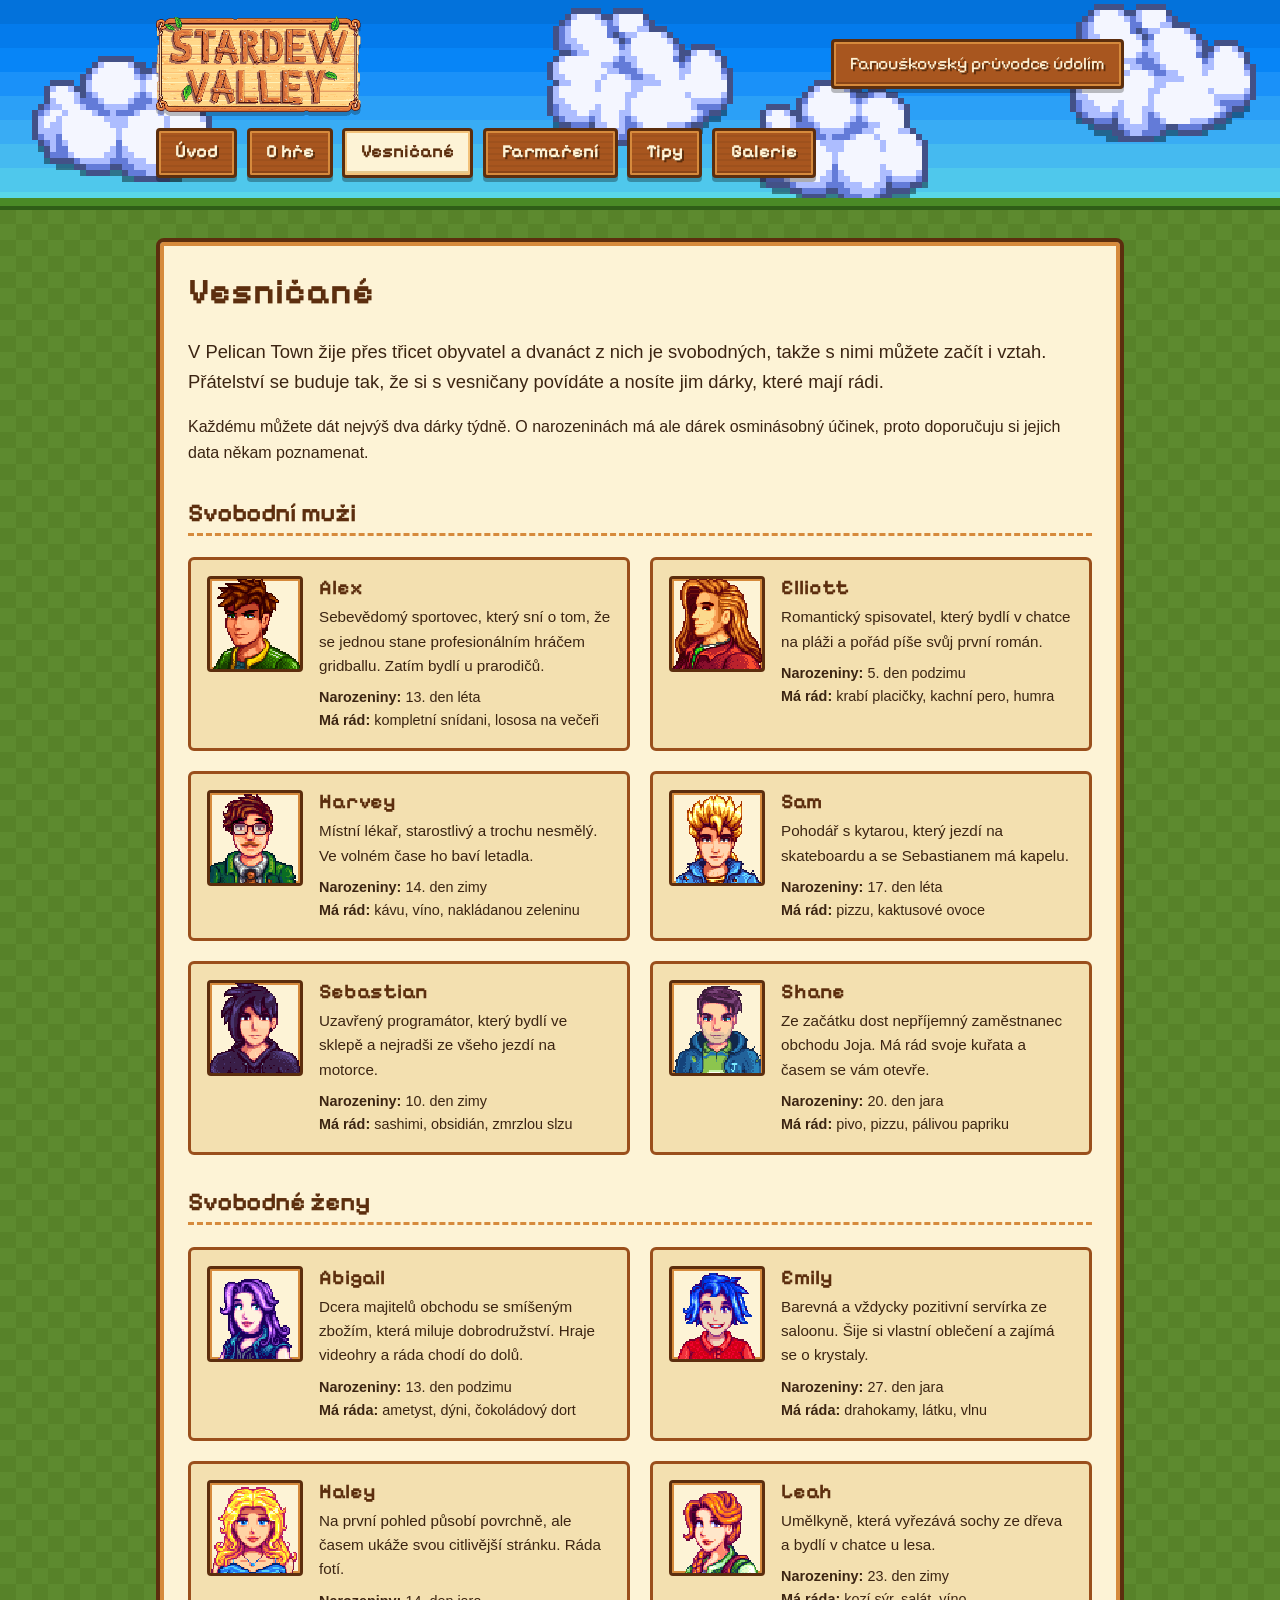
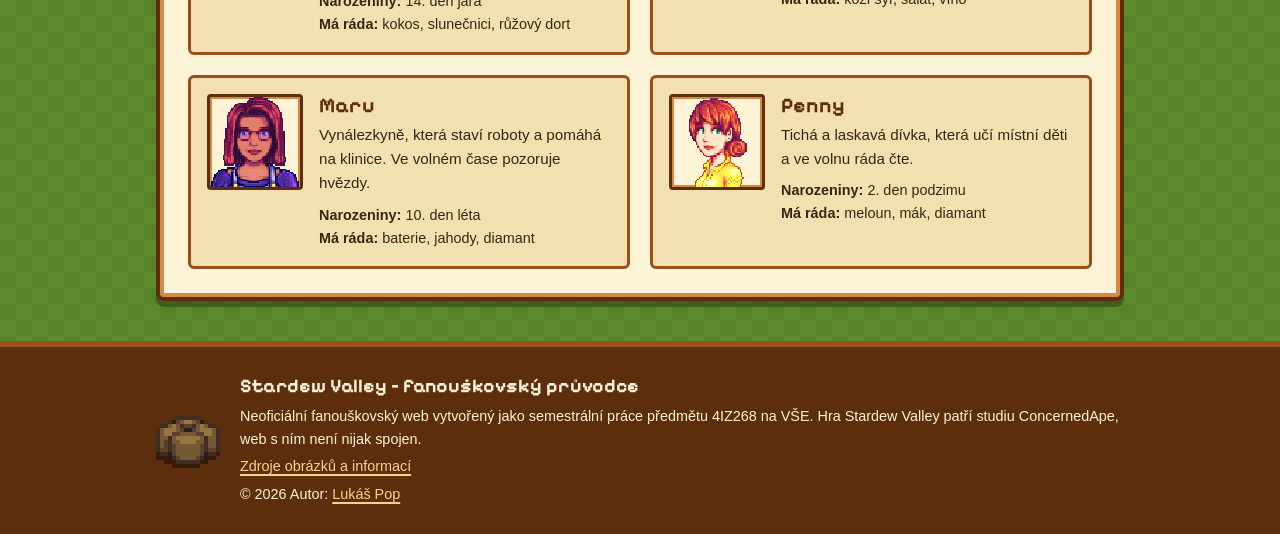
<file: vesnicane.html>
<!DOCTYPE html>
<html lang="cs">
<head>
    <meta charset="utf-8">
    <meta name="viewport" content="width=device-width, initial-scale=1">
    <meta name="description" content="Dvanáct vesničanů ze Stardew Valley, se kterými můžete uzavřít sňatek: kdo jsou, kdy mají narozeniny a jaké dárky mají rádi.">
    <meta name="keywords" content="Stardew Valley, vesničané, sňatek, dárky, narozeniny">
    <meta name="author" content="Lukáš Pop">
    <title>Vesničané | Stardew Valley – fanouškovský průvodce</title>
    <link rel="icon" href="images/ui/favicon.png" type="image/png">
    <link rel="preconnect" href="https://fonts.googleapis.com">
    <link rel="preconnect" href="https://fonts.gstatic.com" crossorigin>
    <link rel="stylesheet" href="https://fonts.googleapis.com/css2?family=Pixelify+Sans:wght@400;600;700&amp;display=swap">
    <link rel="stylesheet" href="css/globals.css">
    <link rel="stylesheet" href="css/pages/vesnicane.css">
    <link rel="stylesheet" href="css/print.css" media="print">
</head>
<body>
    <a class="skip-link" href="#obsah">Přeskočit na obsah</a>

    <!-- ===== Komponenta: hlavička (stejná na všech stránkách) ===== -->
    <header class="header">
        <div class="page header__inner">
            <a class="header__logo-link" href="./">
                <img class="header__logo" src="images/ui/logo.png" width="399" height="187" alt="Stardew Valley – fanouškovský průvodce">
            </a>
            <p class="header__tagline">Fanouškovský průvodce údolím</p>
        </div>
        <!-- ===== Komponenta: hlavní navigace (mění se jen aktivní položka) ===== -->
        <nav class="nav" aria-label="Hlavní navigace">
            <ul class="page nav__list">
                <li><a class="nav__link" href="./">Úvod</a></li>
                <li><a class="nav__link" href="o-hre.html">O hře</a></li>
                <li><a class="nav__link nav__link--active" href="vesnicane.html" aria-current="page">Vesničané</a></li>
                <li><a class="nav__link" href="farmareni.html">Farmaření</a></li>
                <li><a class="nav__link" href="tipy.html">Tipy</a></li>
                <li><a class="nav__link" href="galerie.html">Galerie</a></li>
            </ul>
        </nav>
    </header>
    <!-- ===== Konec hlavičky ===== -->

    <div class="page layout">
        <main class="layout__main panel" id="obsah">
            <h1>Vesničané</h1>

            <p class="lead">
                V Pelican Town žije přes třicet obyvatel a dvanáct z nich je svobodných,
                takže s nimi můžete začít i vztah. Přátelství se buduje tak, že si
                s vesničany povídáte a nosíte jim dárky, které mají rádi.
            </p>
            <p>
                Každému můžete dát nejvýš dva dárky týdně. O narozeninách má ale dárek
                osminásobný účinek, proto doporučuju si jejich data někam poznamenat.
            </p>

            <section>
                <h2>Svobodní muži</h2>
                <ul class="villagers">
                    <li class="villager">
                        <img class="villager__portrait pixelated" src="images/vesnicane/alex.png" width="128" height="128" alt="Portrét Alexe">
                        <div class="villager__body">
                            <h3 class="villager__name">Alex</h3>
                            <p class="villager__text">Sebevědomý sportovec, který sní o tom, že se jednou stane profesionálním hráčem gridballu. Zatím bydlí u prarodičů.</p>
                            <dl class="villager__info">
                                <dt class="villager__term">Narozeniny:</dt>
                                <dd class="villager__value">13. den léta</dd>
                                <dt class="villager__term">Má rád:</dt>
                                <dd class="villager__value">kompletní snídani, lososa na večeři</dd>
                            </dl>
                        </div>
                    </li>
                    <li class="villager">
                        <img class="villager__portrait pixelated" src="images/vesnicane/elliott.png" width="128" height="128" alt="Portrét Elliotta">
                        <div class="villager__body">
                            <h3 class="villager__name">Elliott</h3>
                            <p class="villager__text">Romantický spisovatel, který bydlí v chatce na pláži a pořád píše svůj první román.</p>
                            <dl class="villager__info">
                                <dt class="villager__term">Narozeniny:</dt>
                                <dd class="villager__value">5. den podzimu</dd>
                                <dt class="villager__term">Má rád:</dt>
                                <dd class="villager__value">krabí placičky, kachní pero, humra</dd>
                            </dl>
                        </div>
                    </li>
                    <li class="villager">
                        <img class="villager__portrait pixelated" src="images/vesnicane/harvey.png" width="128" height="128" alt="Portrét Harveyho">
                        <div class="villager__body">
                            <h3 class="villager__name">Harvey</h3>
                            <p class="villager__text">Místní lékař, starostlivý a trochu nesmělý. Ve volném čase ho baví letadla.</p>
                            <dl class="villager__info">
                                <dt class="villager__term">Narozeniny:</dt>
                                <dd class="villager__value">14. den zimy</dd>
                                <dt class="villager__term">Má rád:</dt>
                                <dd class="villager__value">kávu, víno, nakládanou zeleninu</dd>
                            </dl>
                        </div>
                    </li>
                    <li class="villager">
                        <img class="villager__portrait pixelated" src="images/vesnicane/sam.png" width="128" height="128" alt="Portrét Sama">
                        <div class="villager__body">
                            <h3 class="villager__name">Sam</h3>
                            <p class="villager__text">Pohodář s kytarou, který jezdí na skateboardu a se Sebastianem má kapelu.</p>
                            <dl class="villager__info">
                                <dt class="villager__term">Narozeniny:</dt>
                                <dd class="villager__value">17. den léta</dd>
                                <dt class="villager__term">Má rád:</dt>
                                <dd class="villager__value">pizzu, kaktusové ovoce</dd>
                            </dl>
                        </div>
                    </li>
                    <li class="villager">
                        <img class="villager__portrait pixelated" src="images/vesnicane/sebastian.png" width="128" height="128" alt="Portrét Sebastiana">
                        <div class="villager__body">
                            <h3 class="villager__name">Sebastian</h3>
                            <p class="villager__text">Uzavřený programátor, který bydlí ve sklepě a nejradši ze všeho jezdí na motorce.</p>
                            <dl class="villager__info">
                                <dt class="villager__term">Narozeniny:</dt>
                                <dd class="villager__value">10. den zimy</dd>
                                <dt class="villager__term">Má rád:</dt>
                                <dd class="villager__value">sashimi, obsidián, zmrzlou slzu</dd>
                            </dl>
                        </div>
                    </li>
                    <li class="villager">
                        <img class="villager__portrait pixelated" src="images/vesnicane/shane.png" width="128" height="128" alt="Portrét Shanea">
                        <div class="villager__body">
                            <h3 class="villager__name">Shane</h3>
                            <p class="villager__text">Ze začátku dost nepříjemný zaměstnanec obchodu Joja. Má rád svoje kuřata a časem se vám otevře.</p>
                            <dl class="villager__info">
                                <dt class="villager__term">Narozeniny:</dt>
                                <dd class="villager__value">20. den jara</dd>
                                <dt class="villager__term">Má rád:</dt>
                                <dd class="villager__value">pivo, pizzu, pálivou papriku</dd>
                            </dl>
                        </div>
                    </li>
                </ul>
            </section>

            <section>
                <h2>Svobodné ženy</h2>
                <ul class="villagers">
                    <li class="villager">
                        <img class="villager__portrait pixelated" src="images/vesnicane/abigail.png" width="128" height="128" alt="Portrét Abigail">
                        <div class="villager__body">
                            <h3 class="villager__name">Abigail</h3>
                            <p class="villager__text">Dcera majitelů obchodu se smíšeným zbožím, která miluje dobrodružství. Hraje videohry a ráda chodí do dolů.</p>
                            <dl class="villager__info">
                                <dt class="villager__term">Narozeniny:</dt>
                                <dd class="villager__value">13. den podzimu</dd>
                                <dt class="villager__term">Má ráda:</dt>
                                <dd class="villager__value">ametyst, dýni, čokoládový dort</dd>
                            </dl>
                        </div>
                    </li>
                    <li class="villager">
                        <img class="villager__portrait pixelated" src="images/vesnicane/emily.png" width="128" height="128" alt="Portrét Emily">
                        <div class="villager__body">
                            <h3 class="villager__name">Emily</h3>
                            <p class="villager__text">Barevná a vždycky pozitivní servírka ze saloonu. Šije si vlastní oblečení a zajímá se o krystaly.</p>
                            <dl class="villager__info">
                                <dt class="villager__term">Narozeniny:</dt>
                                <dd class="villager__value">27. den jara</dd>
                                <dt class="villager__term">Má ráda:</dt>
                                <dd class="villager__value">drahokamy, látku, vlnu</dd>
                            </dl>
                        </div>
                    </li>
                    <li class="villager">
                        <img class="villager__portrait pixelated" src="images/vesnicane/haley.png" width="128" height="128" alt="Portrét Haley">
                        <div class="villager__body">
                            <h3 class="villager__name">Haley</h3>
                            <p class="villager__text">Na první pohled působí povrchně, ale časem ukáže svou citlivější stránku. Ráda fotí.</p>
                            <dl class="villager__info">
                                <dt class="villager__term">Narozeniny:</dt>
                                <dd class="villager__value">14. den jara</dd>
                                <dt class="villager__term">Má ráda:</dt>
                                <dd class="villager__value">kokos, slunečnici, růžový dort</dd>
                            </dl>
                        </div>
                    </li>
                    <li class="villager">
                        <img class="villager__portrait pixelated" src="images/vesnicane/leah.png" width="128" height="128" alt="Portrét Leah">
                        <div class="villager__body">
                            <h3 class="villager__name">Leah</h3>
                            <p class="villager__text">Umělkyně, která vyřezává sochy ze dřeva a bydlí v chatce u lesa.</p>
                            <dl class="villager__info">
                                <dt class="villager__term">Narozeniny:</dt>
                                <dd class="villager__value">23. den zimy</dd>
                                <dt class="villager__term">Má ráda:</dt>
                                <dd class="villager__value">kozí sýr, salát, víno</dd>
                            </dl>
                        </div>
                    </li>
                    <li class="villager">
                        <img class="villager__portrait pixelated" src="images/vesnicane/maru.png" width="128" height="128" alt="Portrét Maru">
                        <div class="villager__body">
                            <h3 class="villager__name">Maru</h3>
                            <p class="villager__text">Vynálezkyně, která staví roboty a pomáhá na klinice. Ve volném čase pozoruje hvězdy.</p>
                            <dl class="villager__info">
                                <dt class="villager__term">Narozeniny:</dt>
                                <dd class="villager__value">10. den léta</dd>
                                <dt class="villager__term">Má ráda:</dt>
                                <dd class="villager__value">baterie, jahody, diamant</dd>
                            </dl>
                        </div>
                    </li>
                    <li class="villager">
                        <img class="villager__portrait pixelated" src="images/vesnicane/penny.png" width="128" height="128" alt="Portrét Penny">
                        <div class="villager__body">
                            <h3 class="villager__name">Penny</h3>
                            <p class="villager__text">Tichá a laskavá dívka, která učí místní děti a ve volnu ráda čte.</p>
                            <dl class="villager__info">
                                <dt class="villager__term">Narozeniny:</dt>
                                <dd class="villager__value">2. den podzimu</dd>
                                <dt class="villager__term">Má ráda:</dt>
                                <dd class="villager__value">meloun, mák, diamant</dd>
                            </dl>
                        </div>
                    </li>
                </ul>
            </section>
        </main>
    </div>

    <!-- ===== Komponenta: patička (stejná na všech stránkách) ===== -->
    <footer class="footer">
        <div class="page footer__inner">
            <img class="footer__icon pixelated" src="images/ui/junimo.png" width="96" height="96" alt="Junimo">
            <div>
                <p class="footer__title">Stardew Valley – fanouškovský průvodce</p>
                <p class="footer__text">Neoficiální fanouškovský web vytvořený jako semestrální práce předmětu 4IZ268 na VŠE. Hra Stardew Valley patří studiu ConcernedApe, web s ním není nijak spojen.</p>
                <p class="footer__text"><a class="footer__link" href="zdroje.html">Zdroje obrázků a informací</a></p>
                <p class="footer__text">&copy; 2026 Autor: <a class="footer__link" href="https://lukaspop.com/">Lukáš Pop</a></p>
            </div>
        </div>
    </footer>
</body>
</html>
</file>
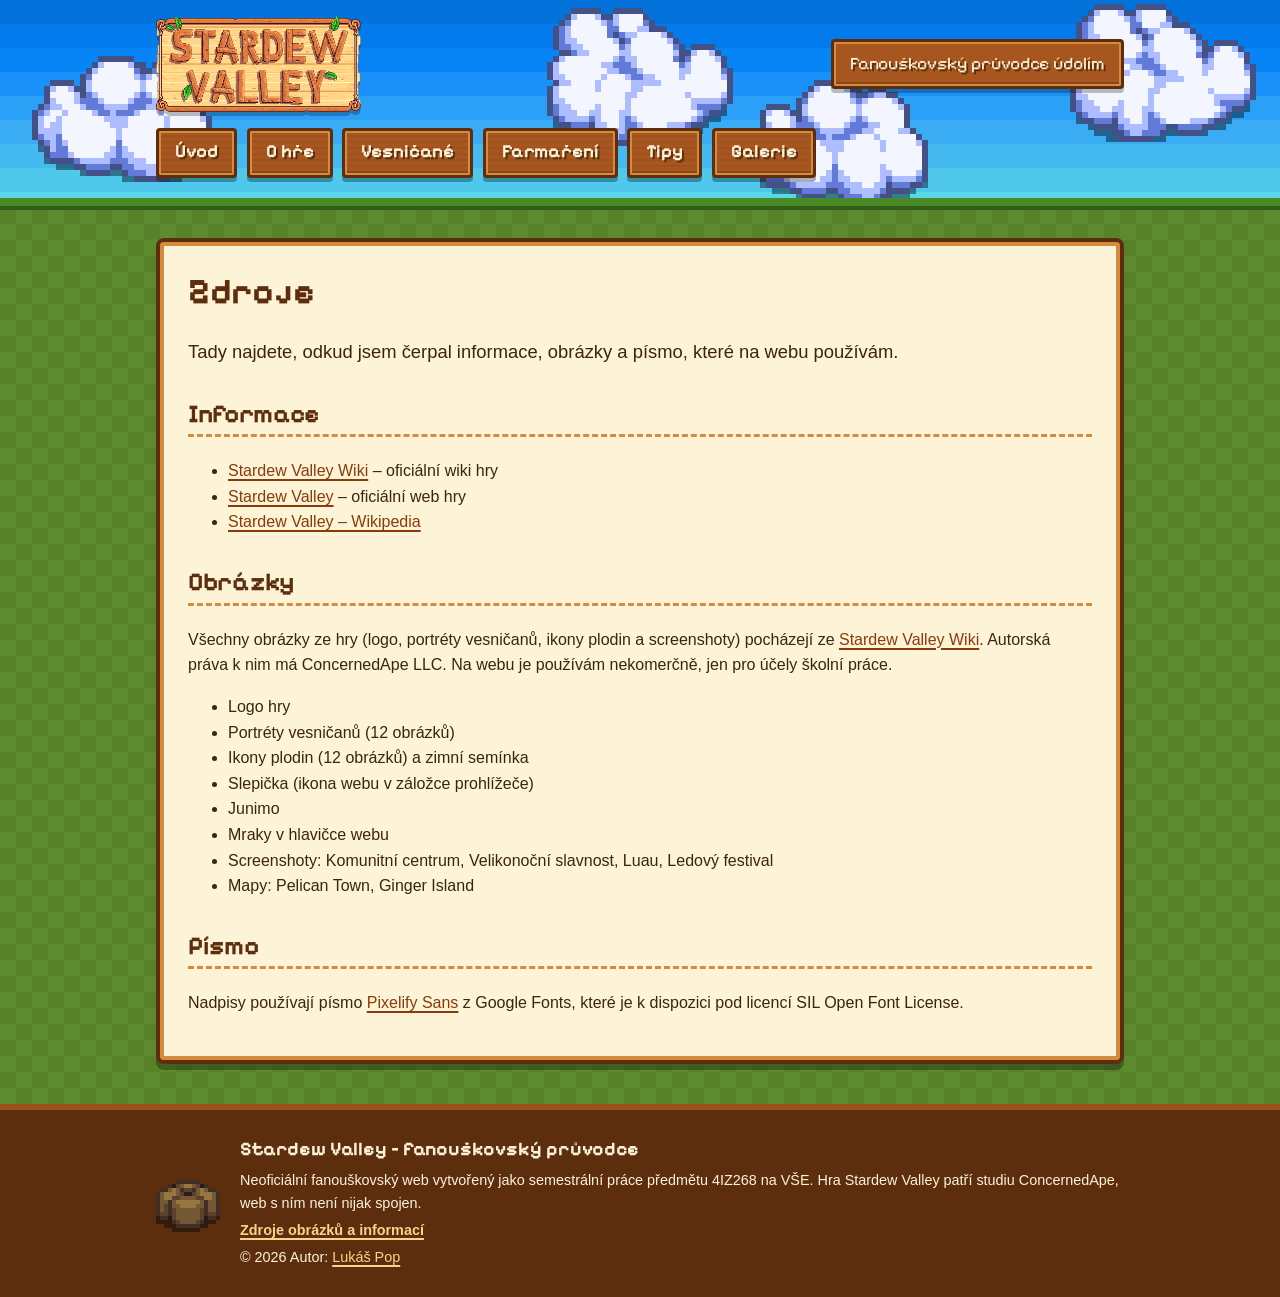
<file: zdroje.html>
<!DOCTYPE html>
<html lang="cs">
<head>
    <meta charset="utf-8">
    <meta name="viewport" content="width=device-width, initial-scale=1">
    <meta name="description" content="Zdroje informací, obrázků a písma použitých na fanouškovském webu o hře Stardew Valley.">
    <meta name="keywords" content="Stardew Valley, zdroje, obrázky, wiki">
    <meta name="author" content="Lukáš Pop">
    <title>Zdroje | Stardew Valley – fanouškovský průvodce</title>
    <link rel="icon" href="images/ui/favicon.png" type="image/png">
    <link rel="preconnect" href="https://fonts.googleapis.com">
    <link rel="preconnect" href="https://fonts.gstatic.com" crossorigin>
    <link rel="stylesheet" href="https://fonts.googleapis.com/css2?family=Pixelify+Sans:wght@400;600;700&amp;display=swap">
    <link rel="stylesheet" href="css/globals.css">
    <link rel="stylesheet" href="css/print.css" media="print">
</head>
<body>
    <a class="skip-link" href="#obsah">Přeskočit na obsah</a>

    <!-- ===== Komponenta: hlavička (stejná na všech stránkách) ===== -->
    <header class="header">
        <div class="page header__inner">
            <a class="header__logo-link" href="./">
                <img class="header__logo" src="images/ui/logo.png" width="399" height="187" alt="Stardew Valley – fanouškovský průvodce">
            </a>
            <p class="header__tagline">Fanouškovský průvodce údolím</p>
        </div>
        <!-- ===== Komponenta: hlavní navigace (mění se jen aktivní položka) ===== -->
        <nav class="nav" aria-label="Hlavní navigace">
            <ul class="page nav__list">
                <li><a class="nav__link" href="./">Úvod</a></li>
                <li><a class="nav__link" href="o-hre.html">O hře</a></li>
                <li><a class="nav__link" href="vesnicane.html">Vesničané</a></li>
                <li><a class="nav__link" href="farmareni.html">Farmaření</a></li>
                <li><a class="nav__link" href="tipy.html">Tipy</a></li>
                <li><a class="nav__link" href="galerie.html">Galerie</a></li>
            </ul>
        </nav>
    </header>
    <!-- ===== Konec hlavičky ===== -->

    <div class="page layout">
        <main class="layout__main panel" id="obsah">
            <h1>Zdroje</h1>

            <p class="lead">
                Tady najdete, odkud jsem čerpal informace, obrázky a písmo, které na webu používám.
            </p>

            <section>
                <h2>Informace</h2>
                <ul>
                    <li><a href="https://stardewvalleywiki.com/">Stardew Valley Wiki</a> – oficiální wiki hry</li>
                    <li><a href="https://www.stardewvalley.net/">Stardew Valley</a> – oficiální web hry</li>
                    <li><a href="https://en.wikipedia.org/wiki/Stardew_Valley">Stardew Valley – Wikipedia</a></li>
                </ul>
            </section>

            <section>
                <h2>Obrázky</h2>
                <p>
                    Všechny obrázky ze hry (logo, portréty vesničanů, ikony plodin a screenshoty)
                    pocházejí ze <a href="https://stardewvalleywiki.com/">Stardew Valley Wiki</a>.
                    Autorská práva k nim má ConcernedApe LLC. Na webu je používám nekomerčně,
                    jen pro účely školní práce.
                </p>
                <ul>
                    <li>Logo hry</li>
                    <li>Portréty vesničanů (12 obrázků)</li>
                    <li>Ikony plodin (12 obrázků) a zimní semínka</li>
                    <li>Slepička (ikona webu v záložce prohlížeče)</li>
                    <li>Junimo</li>
                    <li>Mraky v hlavičce webu</li>
                    <li>Screenshoty: Komunitní centrum, Velikonoční slavnost, Luau, Ledový festival</li>
                    <li>Mapy: Pelican Town, Ginger Island</li>
                </ul>
            </section>

            <section>
                <h2>Písmo</h2>
                <p>
                    Nadpisy používají písmo
                    <a href="https://fonts.google.com/specimen/Pixelify+Sans">Pixelify Sans</a>
                    z Google Fonts, které je k dispozici pod licencí SIL Open Font License.
                </p>
            </section>
        </main>
    </div>

    <!-- ===== Komponenta: patička (stejná na všech stránkách) ===== -->
    <footer class="footer">
        <div class="page footer__inner">
            <img class="footer__icon pixelated" src="images/ui/junimo.png" width="96" height="96" alt="Junimo">
            <div>
                <p class="footer__title">Stardew Valley – fanouškovský průvodce</p>
                <p class="footer__text">Neoficiální fanouškovský web vytvořený jako semestrální práce předmětu 4IZ268 na VŠE. Hra Stardew Valley patří studiu ConcernedApe, web s ním není nijak spojen.</p>
                <p class="footer__text"><a class="footer__link footer__link--active" href="zdroje.html" aria-current="page">Zdroje obrázků a informací</a></p>
                <p class="footer__text">&copy; 2026 Autor: <a class="footer__link" href="https://lukaspop.com/">Lukáš Pop</a></p>
            </div>
        </div>
    </footer>
</body>
</html>
</file>
<file: css/globals.css>
/* ==========================================================
   Stardew Valley – fanouškovský průvodce
   globals.css: styly společné pro všechny stránky
   (základ, rozložení, hlavička, menu, panel, obrázek, patička).
   Styly konkrétních stránek jsou ve složce pages/.
   ========================================================== */

/* ==========================================================
   Základní styly celé stránky

   Barvy (pro přehled):
   tmavé dřevo    #5c2e0e
   střední dřevo  #9a4f1c
   světlé dřevo   #d68a3c
   papír          #fdf3d6
   tmavší papír   #f3e0b0
   text           #3b2412
   tráva          #5d8a2f
   ========================================================== */

* {
    box-sizing: border-box;
}

html {
    font-size: 100%;
}

body {
    margin: 0;
    font-family: "Segoe UI", Arial, Helvetica, sans-serif;
    font-size: 1rem;
    line-height: 1.6;
    color: #3b2412;
    /* tráva: zelená barva + jemná pixelová šachovnice */
    background-color: #5d8a2f;
    background-image:
        linear-gradient(45deg, #578229 25%, transparent 25%, transparent 75%, #578229 75%),
        linear-gradient(45deg, #578229 25%, transparent 25%, transparent 75%, #578229 75%);
    background-size: 32px 32px;
    background-position: 0 0, 16px 16px;
}

img {
    display: block;
    max-width: 100%;
    height: auto;
}

/* Pixel art se při zvětšení nemá rozmazat */
.pixelated {
    image-rendering: pixelated;
}

h1,
h2,
h3 {
    font-family: "Pixelify Sans", "Segoe UI", Arial, sans-serif;
    font-weight: 700;
    line-height: 1.2;
    color: #5c2e0e;
}

h1 {
    margin-top: 0;
    font-size: 2.25rem;
}

h2 {
    margin-top: 2rem;
    font-size: 1.6rem;
    padding-bottom: 0.3rem;
    border-bottom: 3px dashed #d68a3c;
}

h3 {
    font-size: 1.2rem;
}

/* Odkazy jsou vždy podtržené, aby byly jasně odlišené od textu */
a {
    color: #8a3b0a;
    text-decoration: underline;
    text-decoration-thickness: 2px;
    text-underline-offset: 3px;
}

a:hover,
a:focus {
    color: #3b2412;
    background-color: #f6d58a;
}

a:focus {
    outline: 3px solid #3b2412;
    outline-offset: 2px;
}

/* Kontejner, který drží obsah uprostřed stránky */
.page {
    max-width: 1000px;
    margin: 0 auto;
    padding: 0 16px;
}

/* Odkaz pro přeskočení navigace, ukáže se jen při ovládání klávesnicí */
.skip-link {
    position: absolute;
    left: -9999px;
    top: 0;
}

.skip-link:focus {
    left: 16px;
    z-index: 10;
    padding: 0.5rem 1rem;
    background-color: #fdf3d6;
}

/* Úvodní odstavec pod nadpisem */
.lead {
    font-size: 1.15rem;
}

/* Drobná poznámka */
.note {
    font-size: 0.9rem;
    color: #6b4a2e;
}

/* Zruší obtékání plovoucího obrázku */
.clearfix::after {
    content: "";
    display: table;
    clear: both;
}

@media (max-width: 700px) {
    h1 {
        font-size: 1.8rem;
    }

    h2 {
        font-size: 1.4rem;
    }
}

/* ==========================================================
   Rozložení stránky: hlavní obsah + postranní sloupec
   ========================================================== */

.layout {
    display: flex;
    align-items: flex-start;
    gap: 1.5rem;
    padding-top: 2rem;
    padding-bottom: 2.5rem;
}

/* Hlavní obsah zabere všechno místo, které zbude */
.layout__main {
    flex: 1 1 auto;
    min-width: 0;
}

/* Postranní sloupec má pevnou šířku */
.layout__aside {
    flex: 0 0 18rem;
}

/* Na úzké obrazovce jsou sloupce pod sebou */
@media (max-width: 760px) {
    .layout {
        display: block;
        padding-top: 1rem;
    }

    .layout__aside {
        margin-top: 1.5rem;
    }
}

/* ==========================================================
   Komponenta: hlavička s logem a menu na pixelové obloze
   Barvy oblohy jsou převzaté z úvodní obrazovky hry,
   mraky jsou obrázky ze hry zvětšené 2× bez rozmazání.
   ========================================================== */

.header {
    image-rendering: pixelated;
    background-color: #59d7e8;
    background-image:
        url("../images/ui/mrak-1.png"),
        url("../images/ui/mrak-2.png"),
        url("../images/ui/mrak-1.png"),
        url("../images/ui/mrak-2.png"),
        /* obloha po pruzích 24 px, aby přechod vypadal pixelově */
        linear-gradient(
            #0372db 0, #0372db 24px,
            #047bec 24px, #047bec 48px,
            #0785f7 48px, #0785f7 72px,
            #1a91f9 72px, #1a91f9 96px,
            #2ba0f7 96px, #2ba0f7 120px,
            #39acf4 120px, #39acf4 144px,
            #45baf0 144px, #45baf0 168px,
            #4fc8ec 168px, #4fc8ec 192px,
            #59d7e8 192px
        );
    background-size:
        180px 126px,
        186px 138px,
        180px 126px,
        186px 138px,
        auto;
    background-position:
        left 2rem top 3.5rem,
        center top 0.5rem,
        right 22rem top 5rem,
        right 1.5rem top 0.25rem,
        0 0;
    background-repeat: no-repeat;
    /* tráva pod oblohou */
    border-bottom: 8px solid #4a8a26;
    box-shadow: 0 4px 0 #2f5e17;
}

/* Obrázky uvnitř hlavičky se vykreslují normálně */
.header img {
    image-rendering: auto;
}

.header__inner {
    display: flex;
    align-items: center;
    justify-content: space-between;
    gap: 1rem;
    padding-top: 1rem;
    padding-bottom: 0.5rem;
}

.header__logo-link {
    display: block;
    flex: 0 0 auto;
}

.header__logo-link:hover,
.header__logo-link:focus {
    background-color: transparent;
}

.header__logo {
    width: auto;
    height: 96px;
    filter: drop-shadow(0 4px 0 rgba(0, 0, 0, 0.25));
}

/* Podtitul vypadá jako dřevěná cedule, stejně jako položky menu */
.header__tagline {
    margin: 0;
    padding: 0.5rem 1rem;
    font-family: "Pixelify Sans", "Segoe UI", Arial, sans-serif;
    font-size: 1.1rem;
    color: #fdf3d6;
    text-shadow: 2px 2px 0 #5c2e0e;
    background-color: #a8561f;
    border: 3px solid #5c2e0e;
    border-radius: 4px;
    box-shadow: inset 0 0 0 2px #d68a3c, inset 0 -4px 0 #8a4518, 0 4px 0 rgba(0, 0, 0, 0.25);
}

@media (max-width: 700px) {
    .header__inner {
        flex-direction: column;
        align-items: flex-start;
    }

    .header__logo {
        height: 72px;
    }

    .header__tagline {
        font-size: 1rem;
    }
}

/* ==========================================================
   Komponenta: hlavní navigace
   Každá položka je samostatná dřevěná cedulka jako tlačítka
   v herním menu. Lišta sama nemá pozadí, je vidět obloha.
   ========================================================== */

.nav__list {
    display: flex;
    flex-wrap: wrap;
    gap: 0.6rem;
    margin: 0 auto;
    padding-top: 0.5rem;
    padding-bottom: 1.25rem;
    list-style: none;
}

.nav__link {
    display: block;
    padding: 0.4rem 1rem 0.5rem 1rem;
    font-family: "Pixelify Sans", "Segoe UI", Arial, sans-serif;
    font-size: 1.15rem;
    font-weight: 700;
    color: #fdf3d6;
    text-decoration: none;
    text-shadow: 2px 2px 0 #5c2e0e;
    /* dřevo: základní barva + jemná léta po 6 px */
    background-color: #a8561f;
    background-image: repeating-linear-gradient(#a8561f 0, #a8561f 4px, #9e511d 4px, #9e511d 6px);
    border: 3px solid #5c2e0e;
    border-radius: 4px;
    /* světlý vnitřní okraj, tmavší spodek a stín pod cedulkou */
    box-shadow: inset 0 0 0 2px #d68a3c, inset 0 -4px 0 #8a4518, 0 4px 0 rgba(0, 0, 0, 0.3);
    transition: transform 0.1s, box-shadow 0.1s;
}

/* Po najetí se cedulka lehce zvedne */
.nav__link:hover,
.nav__link:focus {
    color: #fdf3d6;
    background-color: #b8622a;
    background-image: repeating-linear-gradient(#b8622a 0, #b8622a 4px, #ad5b26 4px, #ad5b26 6px);
    text-decoration: underline;
    transform: translateY(-2px);
    box-shadow: inset 0 0 0 2px #e8a65a, inset 0 -4px 0 #8a4518, 0 6px 0 rgba(0, 0, 0, 0.3);
}

/* Aktivní položka: světlá cedulka jako vybrané tlačítko */
.nav__link--active,
.nav__link--active:hover,
.nav__link--active:focus {
    color: #5c2e0e;
    text-shadow: none;
    background-color: #fdf3d6;
    background-image: none;
    box-shadow: inset 0 0 0 2px #f3c27a, inset 0 -4px 0 #e6c88c, 0 4px 0 rgba(0, 0, 0, 0.3);
}

@media (max-width: 700px) {
    .nav__list {
        gap: 0.4rem;
    }

    .nav__link {
        padding: 0.3rem 0.7rem 0.4rem 0.7rem;
        font-size: 1rem;
    }
}

/* ==========================================================
   Komponenta: panel (rámeček jako herní menu)
   ========================================================== */

.panel {
    padding: 1.75rem;
    background-color: #fdf3d6;
    border: 4px solid #5c2e0e;
    border-radius: 8px;
    box-shadow: inset 0 0 0 4px #d68a3c, 0 6px 0 rgba(0, 0, 0, 0.3);
}

/* Menší panel do postranního sloupce */
.panel--side {
    margin-bottom: 1.5rem;
    padding: 1.25rem;
}

.panel__title {
    margin-top: 0;
    font-size: 1.35rem;
    border-bottom: 0;
    padding-bottom: 0;
}

/* Ikonka vedle nadpisu panelu */
.panel__icon {
    float: right;
    width: 48px;
    height: 48px;
    margin: 0 0 0.5rem 0.5rem;
}

@media (max-width: 700px) {
    .panel {
        padding: 1.25rem;
    }
}

/* ==========================================================
   Komponenta: obrázek s popiskem
   ========================================================== */

.figure {
    margin: 1.5rem 0;
}

.figure__img {
    width: 100%;
    border: 4px solid #5c2e0e;
    border-radius: 4px;
}

.figure__caption {
    margin-top: 0.4rem;
    font-size: 0.9rem;
    color: #6b4a2e;
}

/* Obrázek vpravo, text ho obtéká */
.figure--right {
    float: right;
    width: 18rem;
    margin: 0.25rem 0 1rem 1.5rem;
}

@media (max-width: 700px) {
    .figure--right {
        float: none;
        width: auto;
        margin: 1rem 0;
    }
}

/* ==========================================================
   Komponenta: patička (tmavé dřevo)
   ========================================================== */

.footer {
    color: #fdf3d6;
    background-color: #5c2e0e;
    border-top: 6px solid #9a4f1c;
    font-size: 0.9rem;
}

.footer__inner {
    display: flex;
    align-items: center;
    gap: 1.25rem;
    padding-top: 1.5rem;
    padding-bottom: 1.5rem;
}

.footer__icon {
    flex: 0 0 auto;
    width: 64px;
    height: 64px;
}

.footer__title {
    margin: 0 0 0.25rem 0;
    font-family: "Pixelify Sans", "Segoe UI", Arial, sans-serif;
    font-size: 1.2rem;
    font-weight: 700;
}

.footer__text {
    margin: 0 0 0.25rem 0;
}

.footer__link {
    color: #f6d58a;
}

.footer__link:hover,
.footer__link:focus {
    color: #3b2412;
}

/* Odkaz na stránku, na které právě jsem */
.footer__link--active {
    font-weight: 700;
}
</file>
<file: css/pages/index.css>
/* ==========================================================
   Úvod: karty rozcestníku a rychlá fakta
   Načítá se jen na stránce index.html, společné styly jsou v globals.css.
   ========================================================== */

/* ==========================================================
   Komponenta: karty (rozcestník na úvodní stránce)
   ========================================================== */

.cards {
    display: flex;
    flex-wrap: wrap;
    gap: 1rem;
    margin: 0;
    padding: 0;
    list-style: none;
}

.card {
    flex: 1 1 13rem;
    padding: 1rem;
    background-color: #f3e0b0;
    border: 3px solid #9a4f1c;
    border-radius: 6px;
    transition: transform 0.15s, box-shadow 0.15s;
}

.card:hover {
    transform: translateY(-3px);
    box-shadow: 0 6px 0 rgba(92, 46, 14, 0.3);
}

.card__icon {
    float: left;
    width: 48px;
    height: 48px;
    margin-right: 0.75rem;
}

.card__title {
    margin: 0.5rem 0 1rem 0;
}

.card__text {
    clear: both;
    margin: 0 0 0.75rem 0;
    font-size: 0.95rem;
}

/* ==========================================================
   Komponenta: rychlá fakta (seznam definic)
   ========================================================== */

.facts {
    margin: 0;
}

.facts__term {
    font-family: "Pixelify Sans", "Segoe UI", Arial, sans-serif;
    font-weight: 600;
    color: #5c2e0e;
}

.facts__value {
    margin: 0 0 0.6rem 0;
    padding-bottom: 0.6rem;
    border-bottom: 2px dotted #d68a3c;
}

.facts__value:last-child {
    border-bottom: 0;
    padding-bottom: 0;
}
</file>
<file: css/print.css>
/* ==========================================================
   Styly pro tisk
   Načítá se až po style.css a jen pro media="print"
   ========================================================== */

@page {
    margin: 60px;
}

body {
    color: #000000;
    background: #ffffff;
    font-family: Georgia, "Times New Roman", serif;
    font-size: 16px;
    line-height: 1.5;
}

/* Věci, které na papíře nemají smysl */
.nav,
.skip-link,
.season-nav,
.card__link,
.footer__icon {
    display: none;
}

/* Identifikace webu zůstává i na papíře: logo + podtitul */
.header {
    background: none;
    border-bottom: 2px solid #000000;
    box-shadow: none;
}

.header__inner {
    padding: 0 0 0.5em 0;
}

.header__logo {
    height: 60px;
}

.header__tagline {
    color: #000000;
    text-shadow: none;
    background: none;
    border: 0;
    box-shadow: none;
    padding: 0;
}

.page {
    max-width: none;
    padding: 0;
}

/* Sloupce pod sebe */
.layout {
    display: block;
    padding: 1em 0;
}

/* Rámečky a pozadí na papír nepatří */
.panel,
.card,
.villager,
.tip,
.gallery__figure {
    background: none;
    border: 1px solid #000000;
    border-radius: 0;
    box-shadow: none;
}

.panel {
    padding: 0.5em 1em;
    margin-bottom: 1em;
}

.villagers,
.cards,
.gallery {
    display: block;
}

.villager,
.card,
.tip,
.gallery__item {
    margin-bottom: 0.75em;
}

.gallery__img,
.figure__img {
    width: auto;
    height: auto;
    max-width: 300px;
    border: 1px solid #000000;
}

.figure--right {
    width: auto;
}

.tip::before {
    color: #000000;
    background: none;
    border: 1px solid #000000;
}

h1,
h2,
h3,
.facts__term,
.timeline__year {
    color: #000000;
    page-break-after: avoid;
}

h2 {
    border-bottom: 1px solid #000000;
}

.season__title {
    border-left-color: #000000;
}

.timeline {
    border-left-color: #000000;
}

/* Odkazy: černé, podtržené a s vypsanou adresou */
a {
    color: #000000;
    background: none;
}

.layout a[href^="http"]::after,
.footer a[href^="http"]::after {
    content: " (" attr(href) ")";
    font-size: 0.85em;
}

figure,
img,
table,
tr,
.villager,
.tip {
    page-break-inside: avoid;
}

.table,
.table tbody tr:nth-child(even) {
    background: none;
}

.table thead th {
    color: #000000;
    background: none;
    border-bottom: 2px solid #000000;
}

.table th,
.table td {
    border: 1px solid #000000;
}

.footer {
    color: #000000;
    background: none;
    border-top: 2px solid #000000;
}

.footer__link {
    color: #000000;
}
</file>
<file: css/pages/farmareni.css>
/* ==========================================================
   Farmaření: tabulky plodin a roční období
   Načítá se jen na stránce farmareni.html, společné styly jsou v globals.css.
   ========================================================== */

/* ==========================================================
   Komponenta: tabulka (jen pro data, ne pro layout)
   ========================================================== */

.table {
    width: 100%;
    margin: 1rem 0;
    border-collapse: collapse;
    background-color: #fffaf0;
}

.table__caption {
    margin-bottom: 0.5rem;
    font-weight: 700;
    text-align: left;
}

.table th,
.table td {
    padding: 0.5rem 0.75rem;
    border: 2px solid #d68a3c;
    text-align: left;
    vertical-align: middle;
}

.table thead th {
    font-family: "Pixelify Sans", "Segoe UI", Arial, sans-serif;
    font-weight: 600;
    color: #fdf3d6;
    background-color: #9a4f1c;
    border-color: #5c2e0e;
}

.table tbody tr:nth-child(even) {
    background-color: #f8ebc8;
}

/* Čísla zarovnaná vpravo, aby se dala porovnávat */
.table .table__num {
    text-align: right;
    white-space: nowrap;
}

/* Plodina s ikonkou v jedné buňce */
.table__crop {
    display: flex;
    align-items: center;
    gap: 0.5rem;
    font-weight: 600;
}

.table__icon {
    width: 32px;
    height: 32px;
}

/* Na mobilu se tabulka dá posouvat do strany */
.table-wrap {
    overflow-x: auto;
}

/* ==========================================================
   Úzké obrazovky: každý řádek tabulky se změní na kartičku.
   Popisek sloupce se bere z atributu data-label u buňky.
   ========================================================== */

@media (max-width: 600px) {
    .table--stack,
    .table--stack tbody,
    .table--stack tr,
    .table--stack th,
    .table--stack td {
        display: block;
    }

    /* Hlavička tabulky je skrytá jen vizuálně, čtečky ji pořád přečtou */
    .table--stack thead {
        position: absolute;
        left: -9999px;
    }

    .table--stack {
        background-color: transparent;
    }

    /* Popisek tabulky přes celou šířku, jinak by se zalamoval po slovech */
    .table--stack .table__caption {
        display: block;
    }

    .table--stack tr {
        margin-bottom: 0.75rem;
        background-color: #fffaf0;
        border: 2px solid #d68a3c;
        border-radius: 4px;
    }

    .table--stack tbody tr:nth-child(even) {
        background-color: #fffaf0;
    }

    .table--stack th,
    .table--stack td {
        border: 0;
    }

    .table--stack th {
        background-color: #f3e0b0;
        border-bottom: 2px solid #d68a3c;
    }

    /* Buňka = popisek vlevo, hodnota vpravo */
    .table--stack td {
        display: flex;
        justify-content: space-between;
        gap: 1rem;
        padding: 0.35rem 0.75rem;
        border-bottom: 1px dotted #d68a3c;
    }

    .table--stack td:last-child {
        border-bottom: 0;
    }

    .table--stack td::before {
        content: attr(data-label);
        font-weight: 700;
        text-align: left;
    }
}

/* ==========================================================
   Komponenta: roční období (rozcestník a štítky sezón)
   ========================================================== */

.season-nav {
    display: flex;
    flex-wrap: wrap;
    gap: 0.5rem;
    margin: 1rem 0;
    padding: 0;
    list-style: none;
}

.season-nav__link {
    display: block;
    padding: 0.35rem 0.9rem;
    font-family: "Pixelify Sans", "Segoe UI", Arial, sans-serif;
    font-weight: 600;
    color: #3b2412;
    border: 3px solid #5c2e0e;
    border-radius: 4px;
}

.season {
    margin-top: 2rem;
}

/* Nadpis sezóny s barevným proužkem vlevo */
.season__title {
    padding-left: 0.75rem;
    border-left: 10px solid #3f7d20;
}

/* Barvy jednotlivých sezón */
.season-nav__link--spring {
    background-color: #c9eb9a;
}

.season-nav__link--summer {
    background-color: #fbe48a;
}

.season-nav__link--fall {
    background-color: #f6b97a;
}

.season-nav__link--winter {
    background-color: #c4e3f7;
}

.season__title--spring {
    border-left-color: #6aab2e;
}

.season__title--summer {
    border-left-color: #e2b40f;
}

.season__title--fall {
    border-left-color: #d0661a;
}

.season__title--winter {
    border-left-color: #5aa6d6;
}
</file>
<file: css/pages/galerie.css>
/* ==========================================================
   Galerie: mřížka screenshotů
   Načítá se jen na stránce galerie.html, společné styly jsou v globals.css.
   ========================================================== */

/* ==========================================================
   Komponenta: galerie screenshotů
   ========================================================== */

.gallery {
    display: flex;
    flex-wrap: wrap;
    gap: 1.25rem;
    margin: 0;
    padding: 0;
    list-style: none;
}

/* Položka je taky flex, aby se karta uvnitř mohla roztáhnout na výšku řádku */
.gallery__item {
    display: flex;
    flex-direction: column;
    flex: 1 1 17rem;
}

/* flex-grow: karty v jednom řádku mají stejnou výšku i s kratším popiskem */
.gallery__figure {
    flex-grow: 1;
    margin: 0;
    padding: 0.5rem;
    background-color: #f3e0b0;
    border: 3px solid #9a4f1c;
    border-radius: 6px;
    transition: transform 0.15s, box-shadow 0.15s;
}

.gallery__figure:hover {
    transform: translateY(-3px);
    box-shadow: 0 6px 0 rgba(92, 46, 14, 0.3);
}

/* Všechny náhledy stejně vysoké, obrázek se ořízne */
.gallery__img {
    width: 100%;
    height: 12rem;
    object-fit: cover;
    border: 2px solid #5c2e0e;
}

.gallery__caption {
    margin-top: 0.5rem;
    font-size: 0.9rem;
}

.gallery__title {
    display: block;
    font-family: "Pixelify Sans", "Segoe UI", Arial, sans-serif;
    font-size: 1.1rem;
    font-weight: 600;
    color: #5c2e0e;
}
</file>
<file: css/pages/o-hre.css>
/* ==========================================================
   O hře: časová osa
   Načítá se jen na stránce o-hre.html, společné styly jsou v globals.css.
   ========================================================== */

/* ==========================================================
   Komponenta: časová osa (svislá čára s tečkami)
   ========================================================== */

.timeline {
    margin: 0;
    padding: 0 0 0 1.25rem;
    list-style: none;
    border-left: 3px solid #d68a3c;
}

.timeline__item {
    position: relative;
    margin-bottom: 1rem;
}

/* Čtverečková „pixelová“ tečka na ose */
.timeline__item::before {
    content: "";
    position: absolute;
    left: -1.75rem;
    top: 0.3rem;
    width: 12px;
    height: 12px;
    background-color: #3f7d20;
    border: 2px solid #5c2e0e;
}

.timeline__year {
    display: block;
    font-family: "Pixelify Sans", "Segoe UI", Arial, sans-serif;
    font-weight: 700;
    color: #5c2e0e;
}
</file>
<file: css/pages/tipy.css>
/* ==========================================================
   Tipy: číslovaný seznam tipů
   Načítá se jen na stránce tipy.html, společné styly jsou v globals.css.
   ========================================================== */

/* ==========================================================
   Komponenta: číslovaný seznam tipů
   ========================================================== */

.tips {
    margin: 0;
    padding: 0;
    list-style: none;
    counter-reset: tip;
}

.tip {
    position: relative;
    margin-bottom: 1rem;
    padding: 1rem 1rem 1rem 4.25rem;
    background-color: #f3e0b0;
    border: 3px solid #9a4f1c;
    border-radius: 6px;
    counter-increment: tip;
}

/* Číslo tipu ve čtverečku */
.tip::before {
    content: counter(tip);
    position: absolute;
    left: 1rem;
    top: 1rem;
    width: 2.25rem;
    height: 2.25rem;
    font-family: "Pixelify Sans", "Segoe UI", Arial, sans-serif;
    font-size: 1.3rem;
    font-weight: 700;
    line-height: 2.25rem;
    text-align: center;
    color: #fdf3d6;
    background-color: #3f7d20;
    border: 2px solid #5c2e0e;
}

.tip__title {
    margin: 0 0 0.25rem 0;
    padding-bottom: 0;
    font-size: 1.3rem;
    border-bottom: 0;
}

.tip__text {
    margin: 0;
}
</file>
<file: css/pages/vesnicane.css>
/* ==========================================================
   Vesničané: karty vesničanů
   Načítá se jen na stránce vesnicane.html, společné styly jsou v globals.css.
   ========================================================== */

/* ==========================================================
   Komponenta: karta vesničana
   ========================================================== */

.villagers {
    display: flex;
    flex-wrap: wrap;
    gap: 1.25rem;
    margin: 0;
    padding: 0;
    list-style: none;
}

.villager {
    flex: 1 1 22rem;
    display: flex;
    gap: 1rem;
    padding: 1rem;
    background-color: #f3e0b0;
    border: 3px solid #9a4f1c;
    border-radius: 6px;
}

/* Portrét v rámečku jako v dialogu ve hře */
.villager__portrait {
    flex: 0 0 auto;
    width: 96px;
    height: 96px;
    background-color: #fdf3d6;
    border: 3px solid #5c2e0e;
    border-radius: 4px;
    box-shadow: inset 0 0 0 2px #d68a3c;
}

.villager__body {
    min-width: 0;
}

.villager__name {
    margin: 0 0 0.25rem 0;
    font-size: 1.3rem;
}

.villager__text {
    margin: 0 0 0.5rem 0;
    font-size: 0.95rem;
}

.villager__info {
    margin: 0;
    font-size: 0.9rem;
}

.villager__term {
    display: inline;
    font-weight: 700;
}

.villager__value {
    display: inline;
    margin: 0;
}

/* Každá dvojice pojem + hodnota na vlastním řádku */
.villager__value::after {
    content: "";
    display: block;
}
</file>
